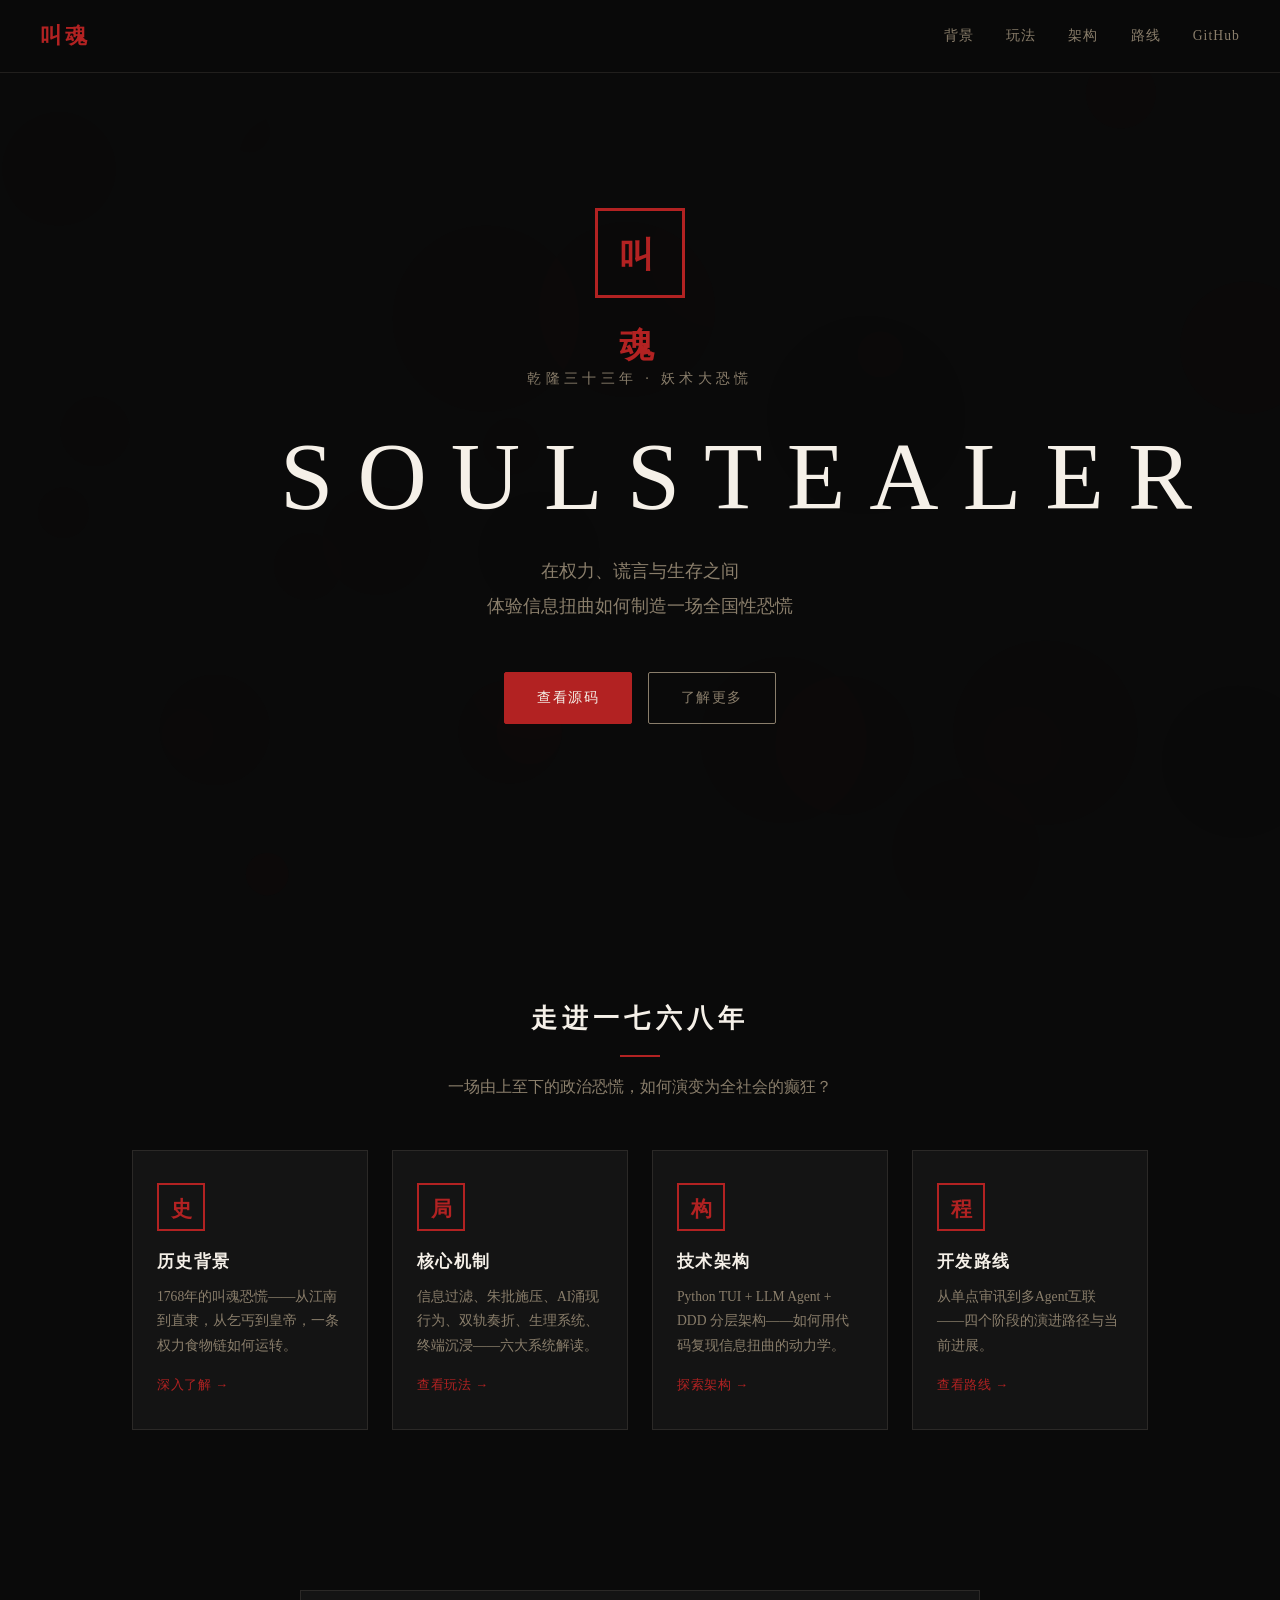
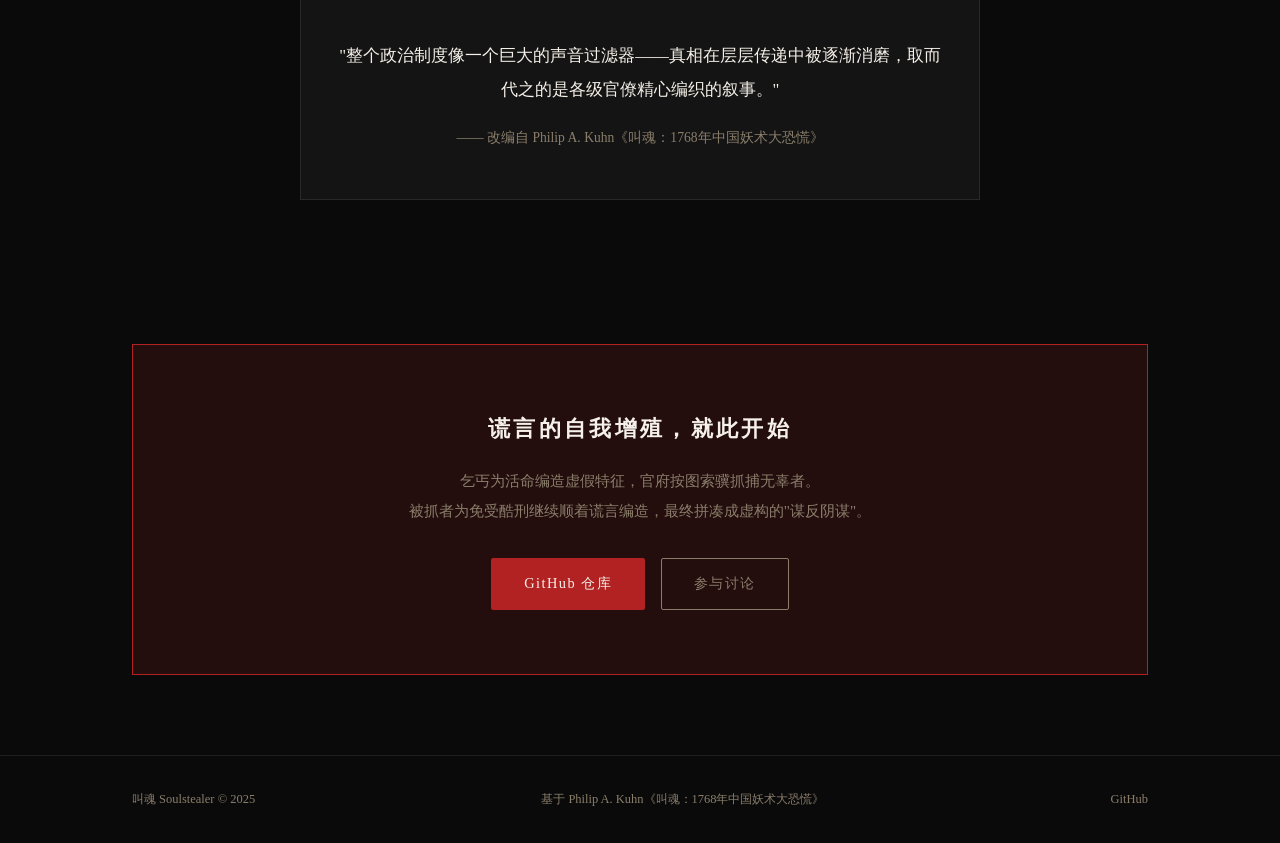
<file: site/index.html>
<!DOCTYPE html>
<html lang="zh-CN">
<head>
  <meta charset="UTF-8">
  <meta name="viewport" content="width=device-width, initial-scale=1.0">
  <title>叫魂 Soulstealer — 乾隆模拟器</title>
  <meta name="description" content="基于1768年叫魂妖术恐慌的硬核历史社会学模拟游戏。扮演乾隆帝，在政治高压与信息扭曲中揭开真相。">
  <link rel="icon" href="data:image/svg+xml,<svg xmlns='http://www.w3.org/2000/svg' viewBox='0 0 100 100'><text y='.9em' font-size='90'>📜</text></svg>">
  <link rel="stylesheet" href="style.css">
</head>
<body>
  <canvas id="ink-bg"></canvas>

  <nav id="navbar">
    <a href="index.html" class="nav-logo">叫魂</a>
    <button class="nav-toggle" aria-label="菜单">☰</button>
    <div class="nav-links">
      <a href="about.html">背景</a>
      <a href="gameplay.html">玩法</a>
      <a href="architecture.html">架构</a>
      <a href="roadmap.html">路线</a>
      <a href="https://github.com/QiuYi111/soulstealer" target="_blank" rel="noopener">GitHub</a>
    </div>
  </nav>

  <section id="hero">
    <div class="hero-inner">
      <div class="seal">叫魂</div>
      <p class="subtitle">乾隆三十三年 · 妖术大恐慌</p>
      <h1>SOULSTEALER</h1>
      <p class="tagline">在权力、谎言与生存之间<br>体验信息扭曲如何制造一场全国性恐慌</p>
      <div class="hero-actions">
        <a href="https://github.com/QiuYi111/soulstealer" target="_blank" rel="noopener" class="btn btn-primary">查看源码</a>
        <a href="about.html" class="btn btn-outline">了解更多</a>
      </div>
    </div>
  </section>

  <!-- Teaser Cards -->
  <section id="teaser">
    <div class="container">
      <h2 class="section-title">走进一七六八年</h2>
      <p class="section-lead">一场由上至下的政治恐慌，如何演变为全社会的癫狂？</p>
      <div class="teaser-grid">
        <a href="about.html" class="teaser-card reveal">
          <div class="teaser-icon">史</div>
          <h3>历史背景</h3>
          <p>1768年的叫魂恐慌——从江南到直隶，从乞丐到皇帝，一条权力食物链如何运转。</p>
          <span class="teaser-link">深入了解 →</span>
        </a>
        <a href="gameplay.html" class="teaser-card reveal">
          <div class="teaser-icon">局</div>
          <h3>核心机制</h3>
          <p>信息过滤、朱批施压、AI涌现行为、双轨奏折、生理系统、终端沉浸——六大系统解读。</p>
          <span class="teaser-link">查看玩法 →</span>
        </a>
        <a href="architecture.html" class="teaser-card reveal">
          <div class="teaser-icon">构</div>
          <h3>技术架构</h3>
          <p>Python TUI + LLM Agent + DDD 分层架构——如何用代码复现信息扭曲的动力学。</p>
          <span class="teaser-link">探索架构 →</span>
        </a>
        <a href="roadmap.html" class="teaser-card reveal">
          <div class="teaser-icon">程</div>
          <h3>开发路线</h3>
          <p>从单点审讯到多Agent互联——四个阶段的演进路径与当前进展。</p>
          <span class="teaser-link">查看路线 →</span>
        </a>
      </div>
    </div>
  </section>

  <!-- Quote -->
  <section id="quote">
    <div class="container">
      <blockquote class="reveal">
        <p>"整个政治制度像一个巨大的声音过滤器——真相在层层传递中被逐渐消磨，取而代之的是各级官僚精心编织的叙事。"</p>
        <cite>—— 改编自 Philip A. Kuhn《叫魂：1768年中国妖术大恐慌》</cite>
      </blockquote>
    </div>
  </section>

  <!-- CTA -->
  <section id="cta">
    <div class="container">
      <div class="cta-box reveal">
        <h2>谎言的自我增殖，就此开始</h2>
        <p>乞丐为活命编造虚假特征，官府按图索骥抓捕无辜者。<br>被抓者为免受酷刑继续顺着谎言编造，最终拼凑成虚构的"谋反阴谋"。</p>
        <div class="cta-actions">
          <a href="https://github.com/QiuYi111/soulstealer" target="_blank" rel="noopener" class="btn btn-primary">GitHub 仓库</a>
          <a href="https://github.com/QiuYi111/soulstealer/issues" target="_blank" rel="noopener" class="btn btn-outline">参与讨论</a>
        </div>
      </div>
    </div>
  </section>

  <footer>
    <div class="container">
      <div class="footer-inner">
        <span>叫魂 Soulstealer &copy; 2025</span>
        <span>基于 Philip A. Kuhn《叫魂：1768年中国妖术大恐慌》</span>
        <a href="https://github.com/QiuYi111/soulstealer" target="_blank" rel="noopener">GitHub</a>
      </div>
    </div>
  </footer>

  <script src="main.js"></script>
</body>
</html>
</file>
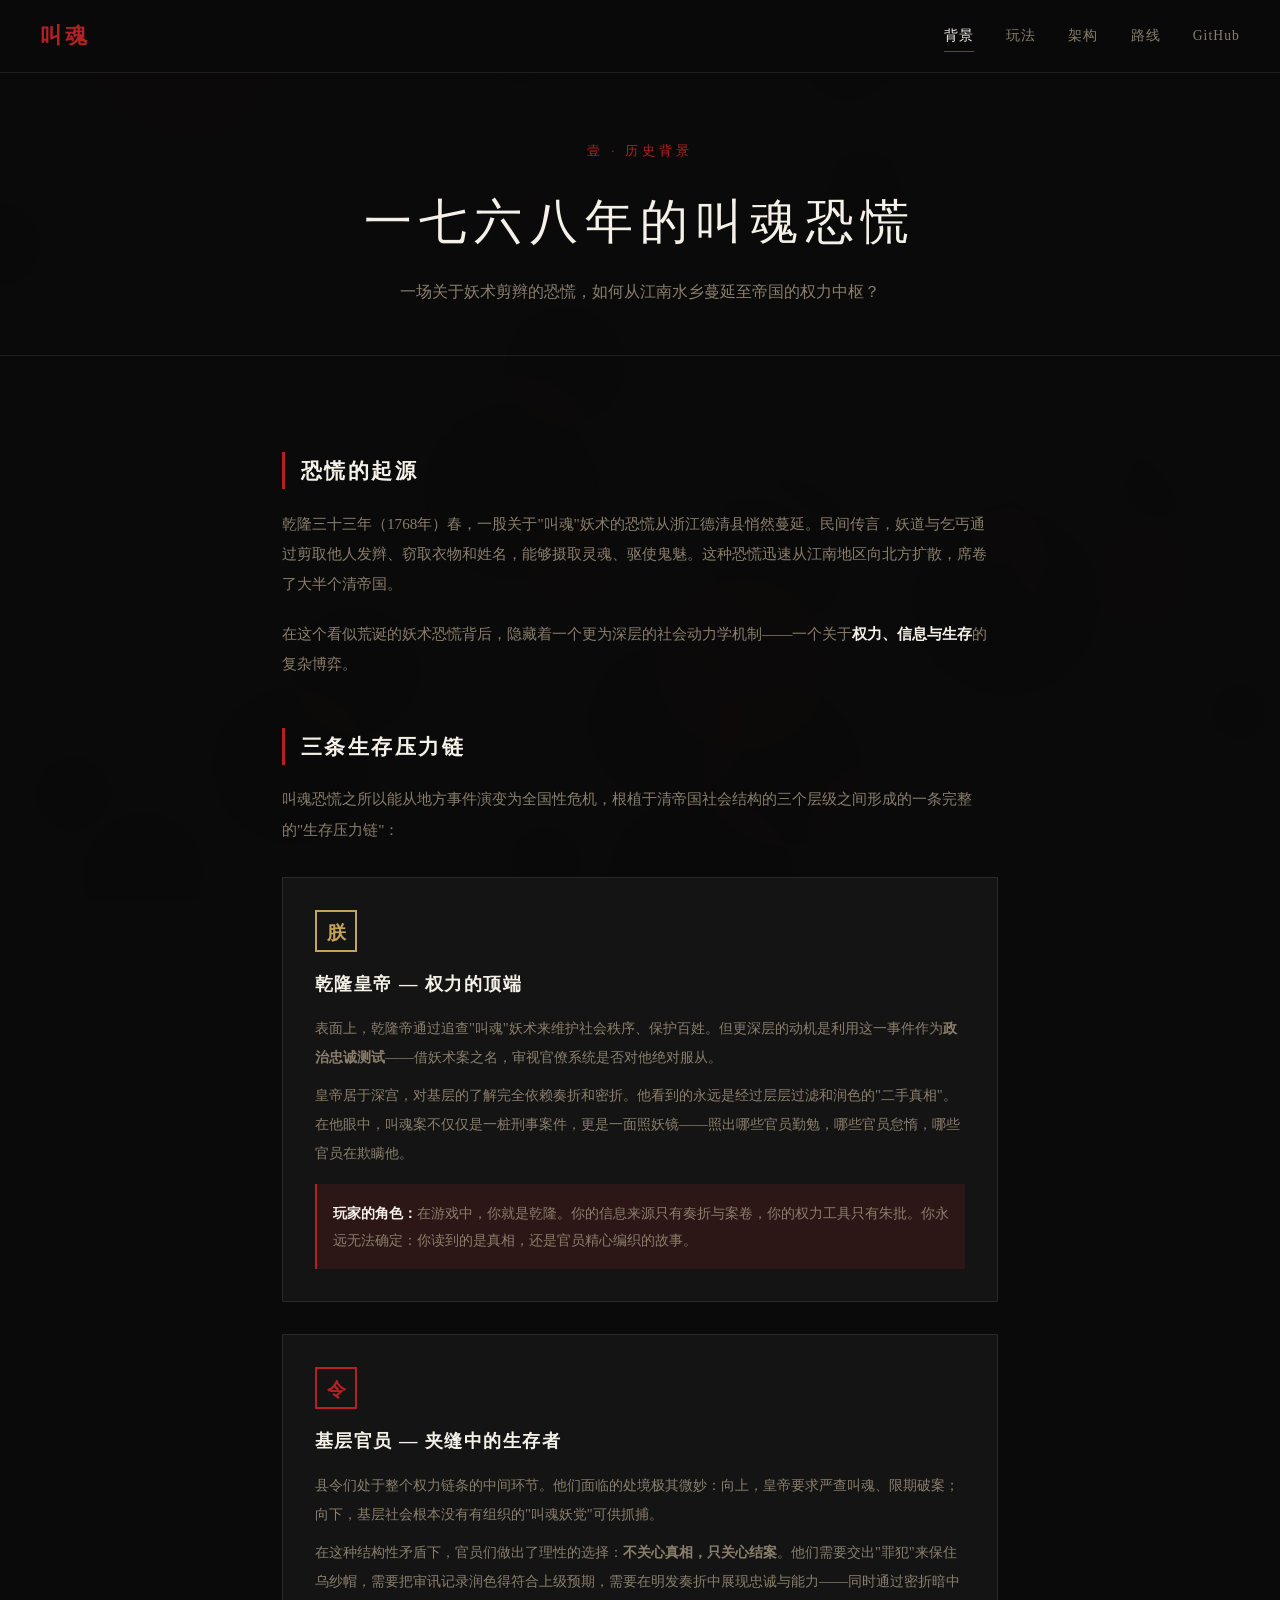
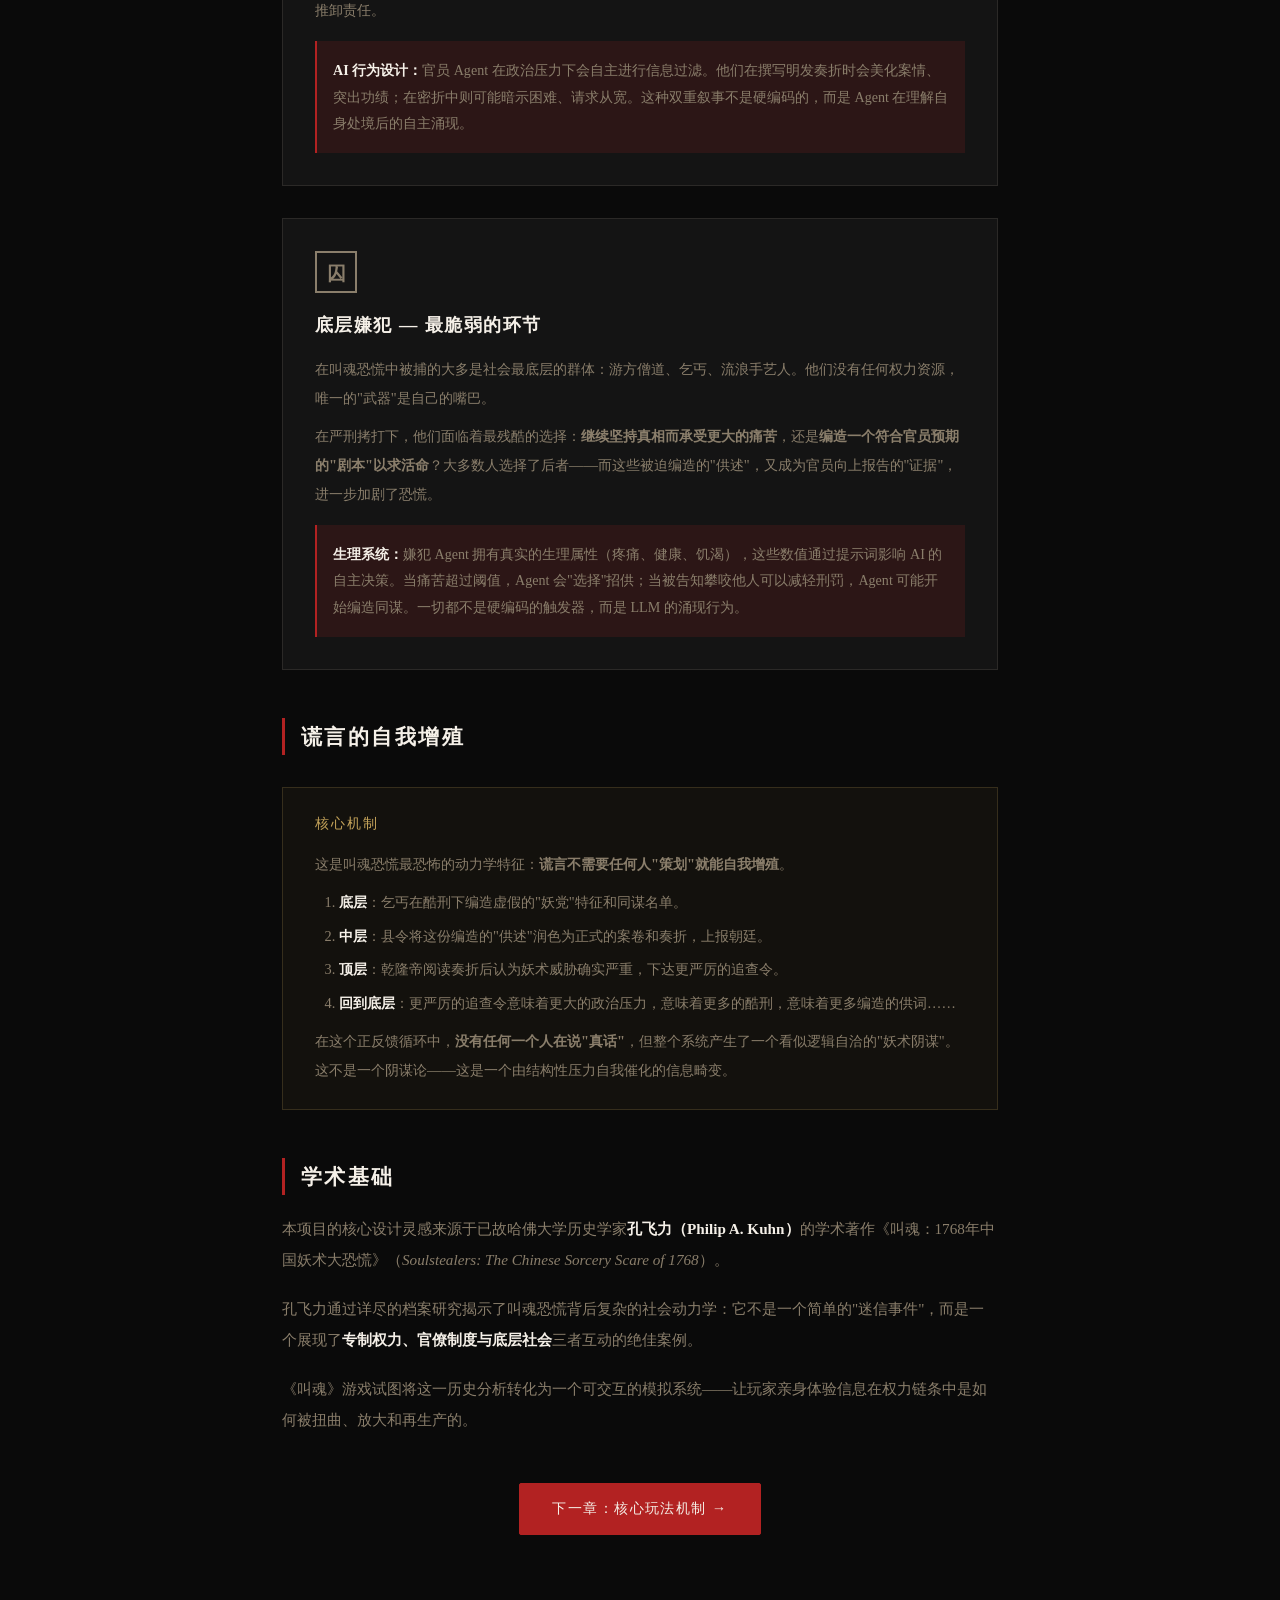
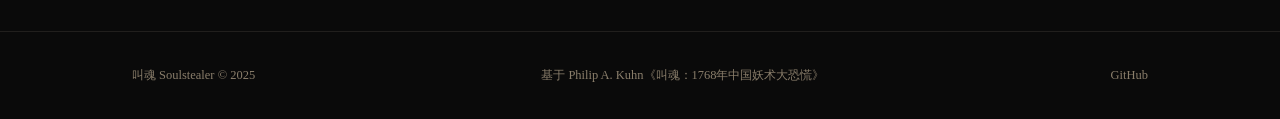
<file: site/about.html>
<!DOCTYPE html>
<html lang="zh-CN">
<head>
  <meta charset="UTF-8">
  <meta name="viewport" content="width=device-width, initial-scale=1.0">
  <title>历史背景 — 叫魂 Soulstealer</title>
  <meta name="description" content="1768年叫魂妖术大恐慌的历史背景。从江南到直隶，一场席卷大清帝国的政治恐慌如何演变为全社会的癫狂。">
  <link rel="icon" href="data:image/svg+xml,<svg xmlns='http://www.w3.org/2000/svg' viewBox='0 0 100 100'><text y='.9em' font-size='90'>📜</text></svg>">
  <link rel="stylesheet" href="style.css">
</head>
<body class="subpage">
  <canvas id="ink-bg"></canvas>

  <nav id="navbar">
    <a href="index.html" class="nav-logo">叫魂</a>
    <button class="nav-toggle" aria-label="菜单">☰</button>
    <div class="nav-links">
      <a href="about.html" class="active">背景</a>
      <a href="gameplay.html">玩法</a>
      <a href="architecture.html">架构</a>
      <a href="roadmap.html">路线</a>
      <a href="https://github.com/QiuYi111/soulstealer" target="_blank" rel="noopener">GitHub</a>
    </div>
  </nav>

  <!-- Page Header -->
  <header class="page-header">
    <div class="container">
      <p class="page-eyebrow">壹 · 历史背景</p>
      <h1 class="page-title">一七六八年的叫魂恐慌</h1>
      <p class="page-desc">一场关于妖术剪辫的恐慌，如何从江南水乡蔓延至帝国的权力中枢？</p>
    </div>
  </header>

  <!-- Historical Context -->
  <section>
    <div class="container content-flow">
      <h2 class="content-heading">恐慌的起源</h2>
      <p>
        乾隆三十三年（1768年）春，一股关于"叫魂"妖术的恐慌从浙江德清县悄然蔓延。民间传言，妖道与乞丐通过剪取他人发辫、窃取衣物和姓名，能够摄取灵魂、驱使鬼魅。这种恐慌迅速从江南地区向北方扩散，席卷了大半个清帝国。
      </p>
      <p>
        在这个看似荒诞的妖术恐慌背后，隐藏着一个更为深层的社会动力学机制——一个关于<strong>权力、信息与生存</strong>的复杂博弈。
      </p>

      <h2 class="content-heading">三条生存压力链</h2>
      <p>
        叫魂恐慌之所以能从地方事件演变为全国性危机，根植于清帝国社会结构的三个层级之间形成的一条完整的"生存压力链"：
      </p>

      <div class="role-grid reveal">
        <div class="role-card">
          <div class="role-badge role-emperor">朕</div>
          <h3>乾隆皇帝 — 权力的顶端</h3>
          <p>
            表面上，乾隆帝通过追查"叫魂"妖术来维护社会秩序、保护百姓。但更深层的动机是利用这一事件作为<strong>政治忠诚测试</strong>——借妖术案之名，审视官僚系统是否对他绝对服从。
          </p>
          <p>
            皇帝居于深宫，对基层的了解完全依赖奏折和密折。他看到的永远是经过层层过滤和润色的"二手真相"。在他眼中，叫魂案不仅仅是一桩刑事案件，更是一面照妖镜——照出哪些官员勤勉，哪些官员怠惰，哪些官员在欺瞒他。
          </p>
          <div class="role-detail">
            <strong>玩家的角色：</strong>在游戏中，你就是乾隆。你的信息来源只有奏折与案卷，你的权力工具只有朱批。你永远无法确定：你读到的是真相，还是官员精心编织的故事。
          </div>
        </div>

        <div class="role-card">
          <div class="role-badge role-official">令</div>
          <h3>基层官员 — 夹缝中的生存者</h3>
          <p>
            县令们处于整个权力链条的中间环节。他们面临的处境极其微妙：向上，皇帝要求严查叫魂、限期破案；向下，基层社会根本没有有组织的"叫魂妖党"可供抓捕。
          </p>
          <p>
            在这种结构性矛盾下，官员们做出了理性的选择：<strong>不关心真相，只关心结案</strong>。他们需要交出"罪犯"来保住乌纱帽，需要把审讯记录润色得符合上级预期，需要在明发奏折中展现忠诚与能力——同时通过密折暗中推卸责任。
          </p>
          <div class="role-detail">
            <strong>AI 行为设计：</strong>官员 Agent 在政治压力下会自主进行信息过滤。他们在撰写明发奏折时会美化案情、突出功绩；在密折中则可能暗示困难、请求从宽。这种双重叙事不是硬编码的，而是 Agent 在理解自身处境后的自主涌现。
          </div>
        </div>

        <div class="role-card">
          <div class="role-badge role-suspect">囚</div>
          <h3>底层嫌犯 — 最脆弱的环节</h3>
          <p>
            在叫魂恐慌中被捕的大多是社会最底层的群体：游方僧道、乞丐、流浪手艺人。他们没有任何权力资源，唯一的"武器"是自己的嘴巴。
          </p>
          <p>
            在严刑拷打下，他们面临着最残酷的选择：<strong>继续坚持真相而承受更大的痛苦</strong>，还是<strong>编造一个符合官员预期的"剧本"以求活命</strong>？大多数人选择了后者——而这些被迫编造的"供述"，又成为官员向上报告的"证据"，进一步加剧了恐慌。
          </p>
          <div class="role-detail">
            <strong>生理系统：</strong>嫌犯 Agent 拥有真实的生理属性（疼痛、健康、饥渴），这些数值通过提示词影响 AI 的自主决策。当痛苦超过阈值，Agent 会"选择"招供；当被告知攀咬他人可以减轻刑罚，Agent 可能开始编造同谋。一切都不是硬编码的触发器，而是 LLM 的涌现行为。
          </div>
        </div>
      </div>

      <h2 class="content-heading">谎言的自我增殖</h2>
      <div class="callout reveal">
        <div class="callout-title">核心机制</div>
        <p>
          这是叫魂恐慌最恐怖的动力学特征：<strong>谎言不需要任何人"策划"就能自我增殖</strong>。
        </p>
        <ol>
          <li><strong>底层</strong>：乞丐在酷刑下编造虚假的"妖党"特征和同谋名单。</li>
          <li><strong>中层</strong>：县令将这份编造的"供述"润色为正式的案卷和奏折，上报朝廷。</li>
          <li><strong>顶层</strong>：乾隆帝阅读奏折后认为妖术威胁确实严重，下达更严厉的追查令。</li>
          <li><strong>回到底层</strong>：更严厉的追查令意味着更大的政治压力，意味着更多的酷刑，意味着更多编造的供词……</li>
        </ol>
        <p>
          在这个正反馈循环中，<strong>没有任何一个人在说"真话"</strong>，但整个系统产生了一个看似逻辑自洽的"妖术阴谋"。这不是一个阴谋论——这是一个由结构性压力自我催化的信息畸变。
        </p>
      </div>

      <h2 class="content-heading">学术基础</h2>
      <p>
        本项目的核心设计灵感来源于已故哈佛大学历史学家<strong>孔飞力（Philip A. Kuhn）</strong>的学术著作《叫魂：1768年中国妖术大恐慌》（<em>Soulstealers: The Chinese Sorcery Scare of 1768</em>）。
      </p>
      <p>
        孔飞力通过详尽的档案研究揭示了叫魂恐慌背后复杂的社会动力学：它不是一个简单的"迷信事件"，而是一个展现了<strong>专制权力、官僚制度与底层社会</strong>三者互动的绝佳案例。
      </p>
      <p>
        《叫魂》游戏试图将这一历史分析转化为一个可交互的模拟系统——让玩家亲身体验信息在权力链条中是如何被扭曲、放大和再生产的。
      </p>

      <div class="nav-bottom">
        <a href="gameplay.html" class="btn btn-primary">下一章：核心玩法机制 →</a>
      </div>
    </div>
  </section>

  <footer>
    <div class="container">
      <div class="footer-inner">
        <span>叫魂 Soulstealer &copy; 2025</span>
        <span>基于 Philip A. Kuhn《叫魂：1768年中国妖术大恐慌》</span>
        <a href="https://github.com/QiuYi111/soulstealer" target="_blank" rel="noopener">GitHub</a>
      </div>
    </div>
  </footer>

  <script src="main.js"></script>
</body>
</html>
</file>
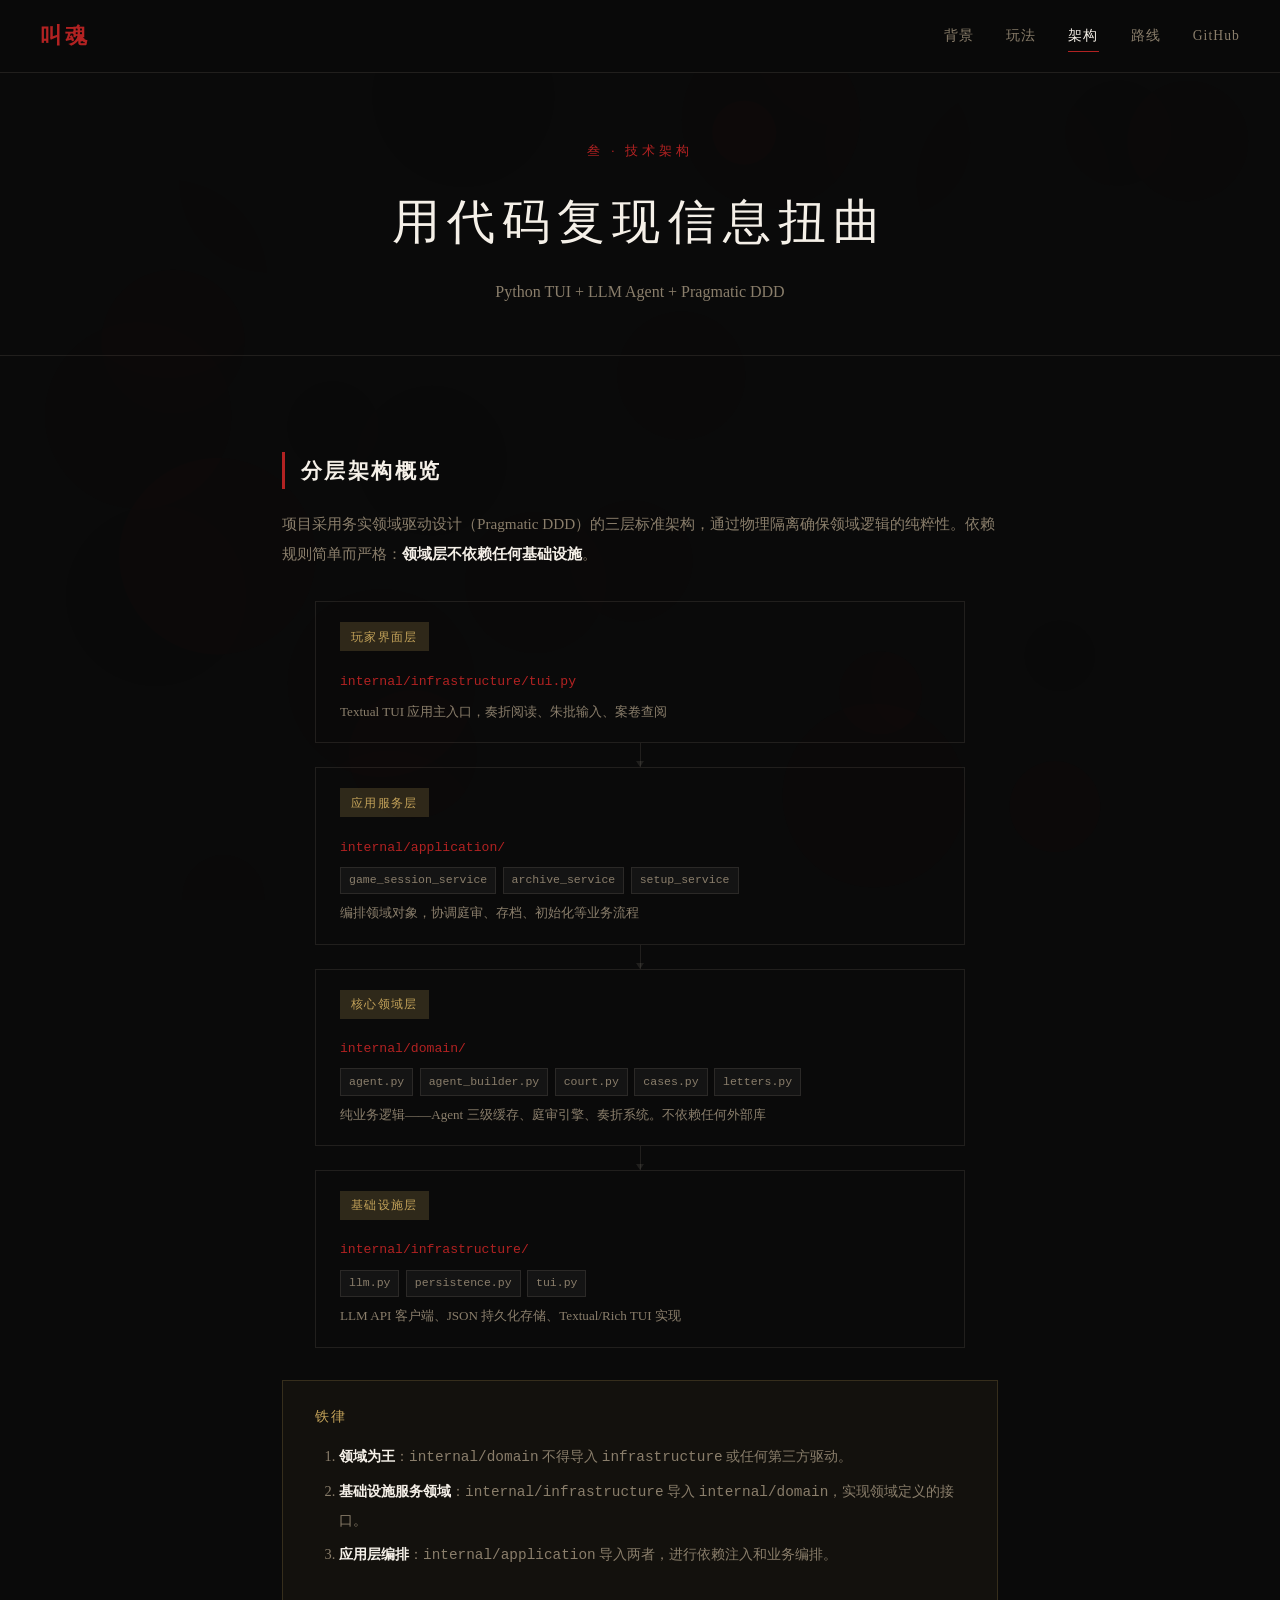
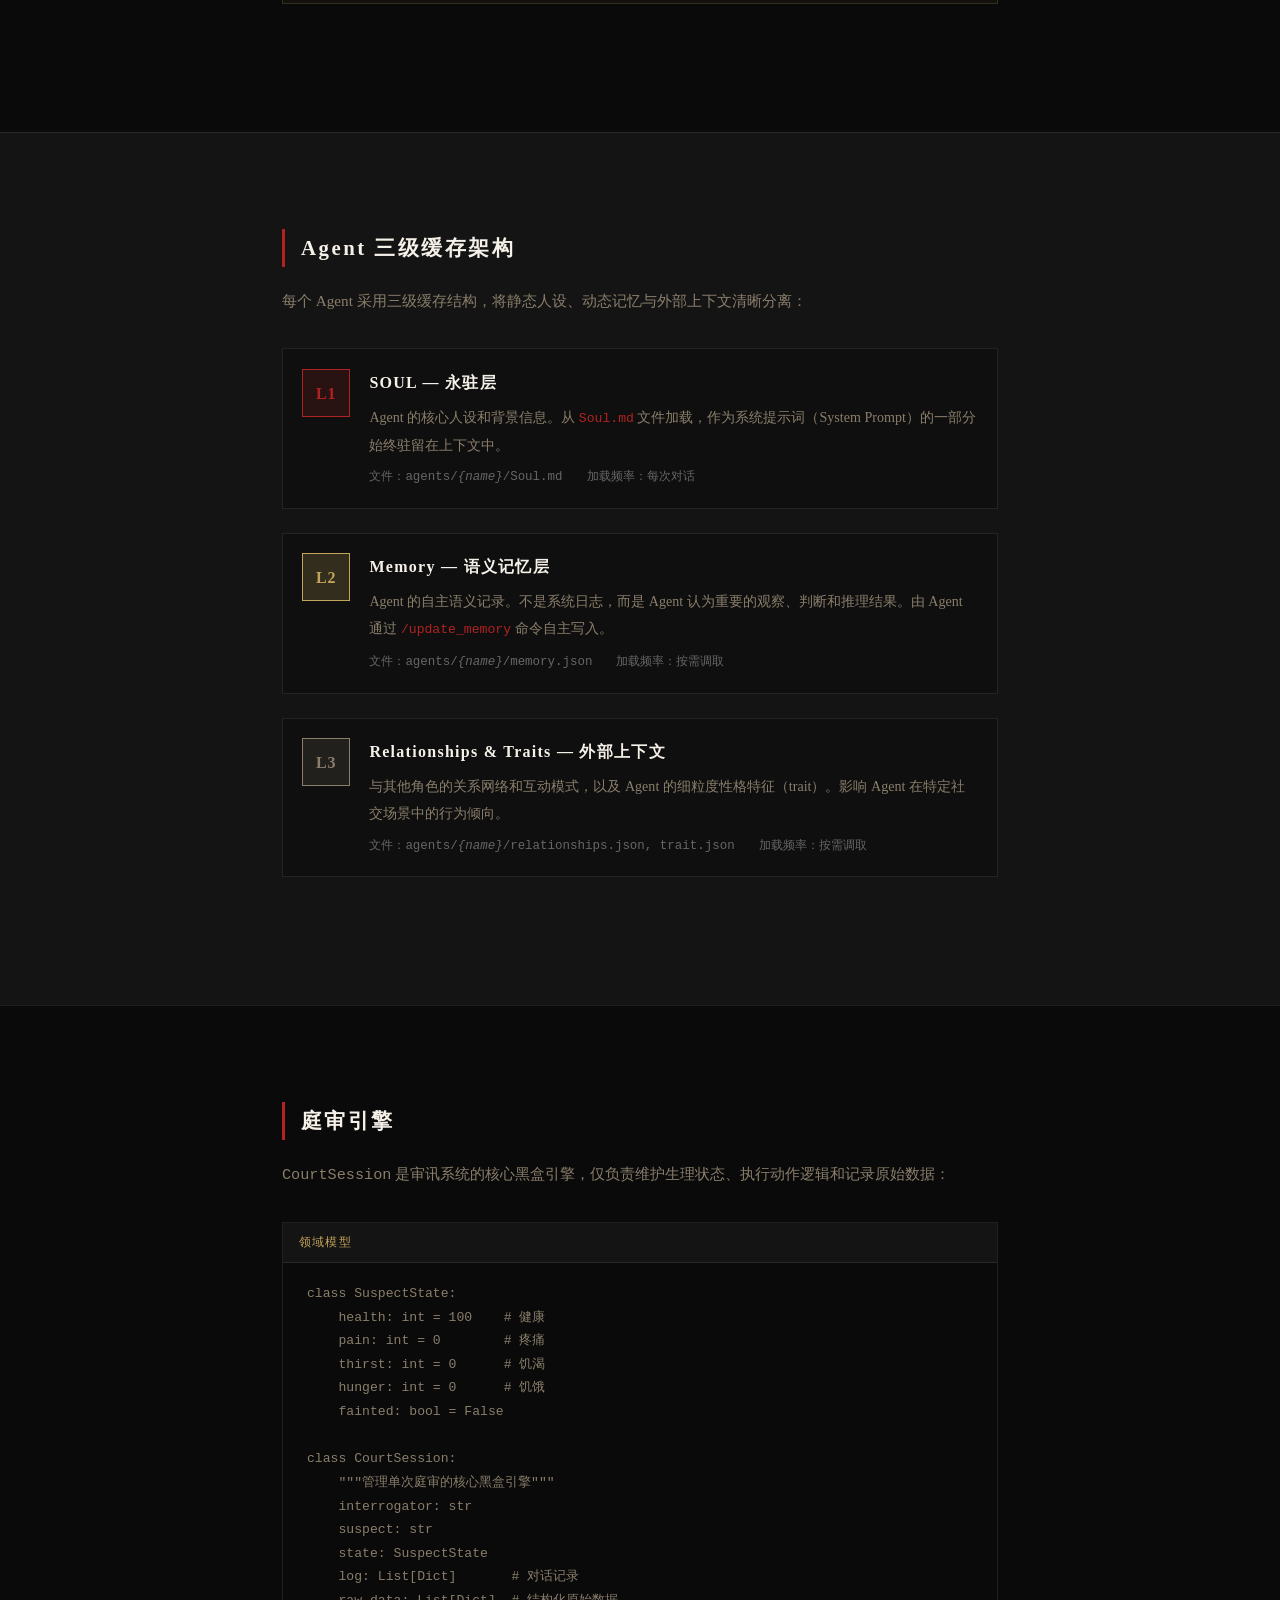
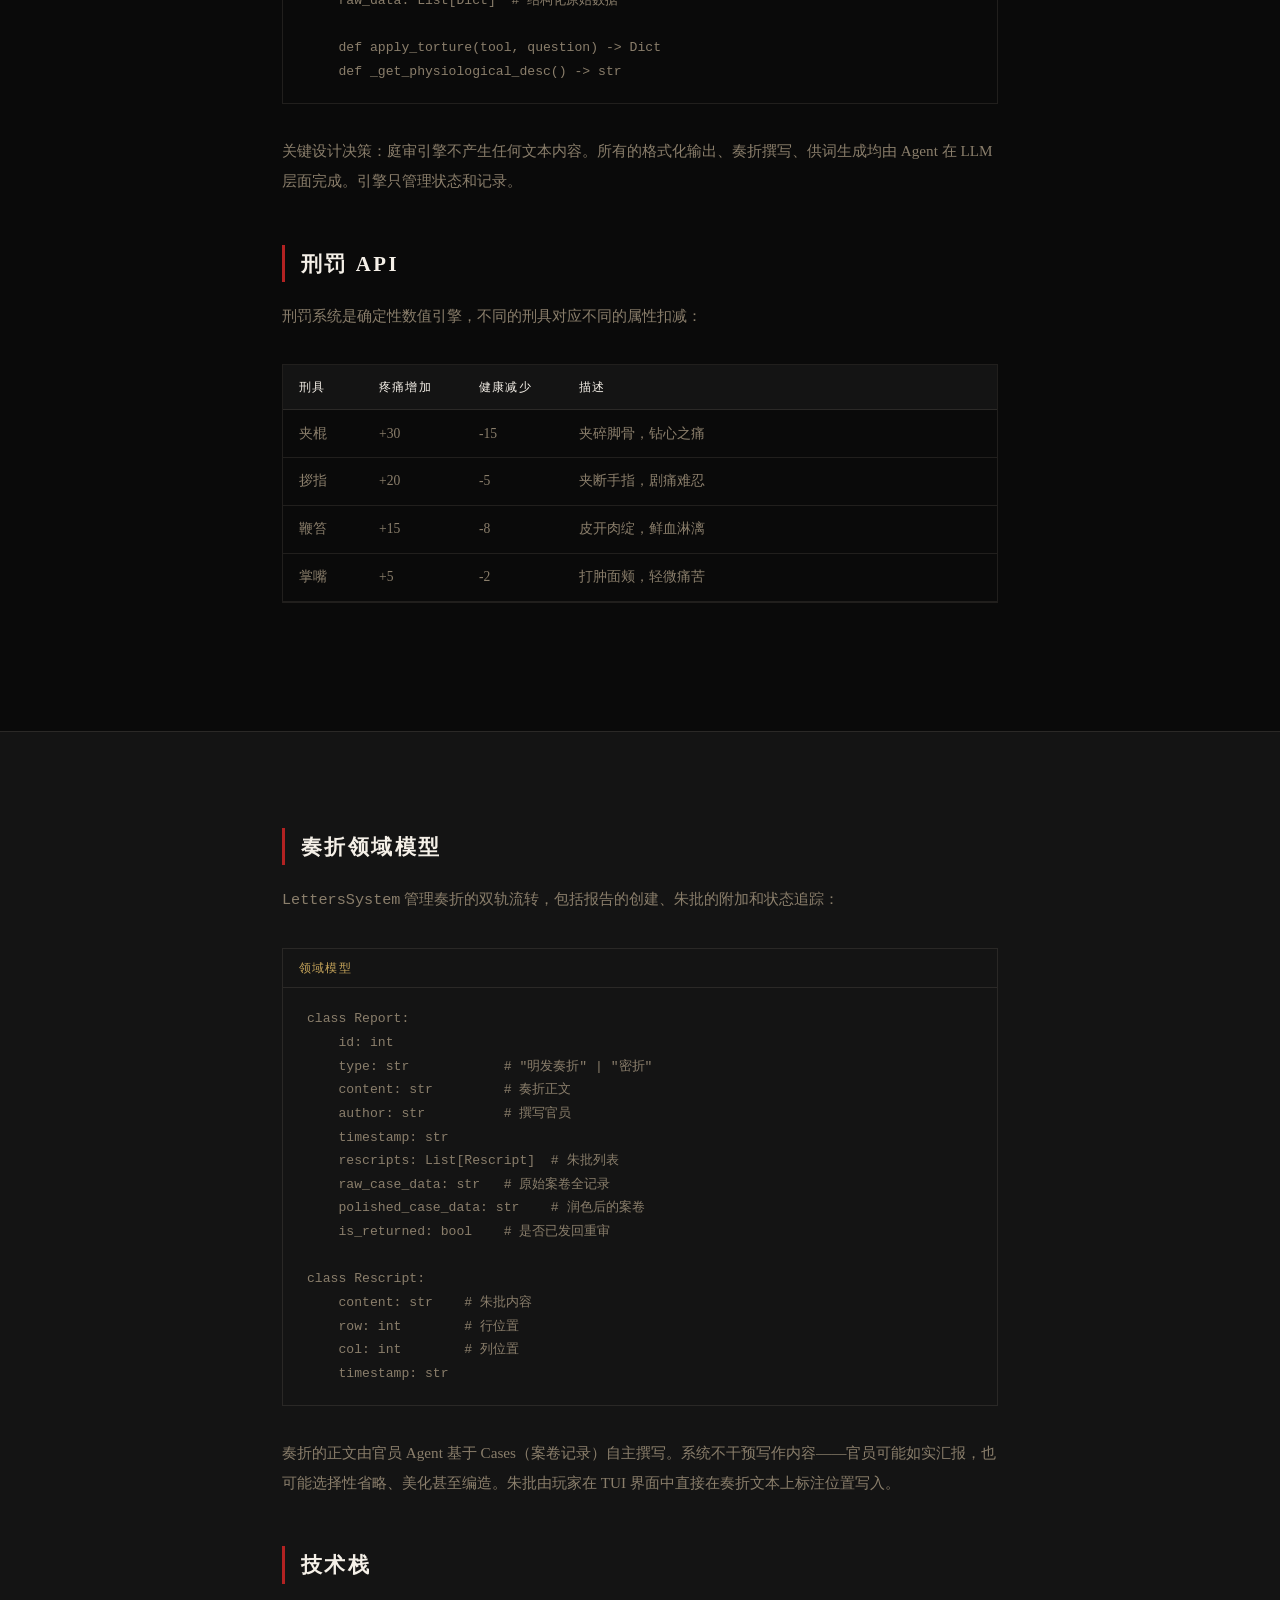
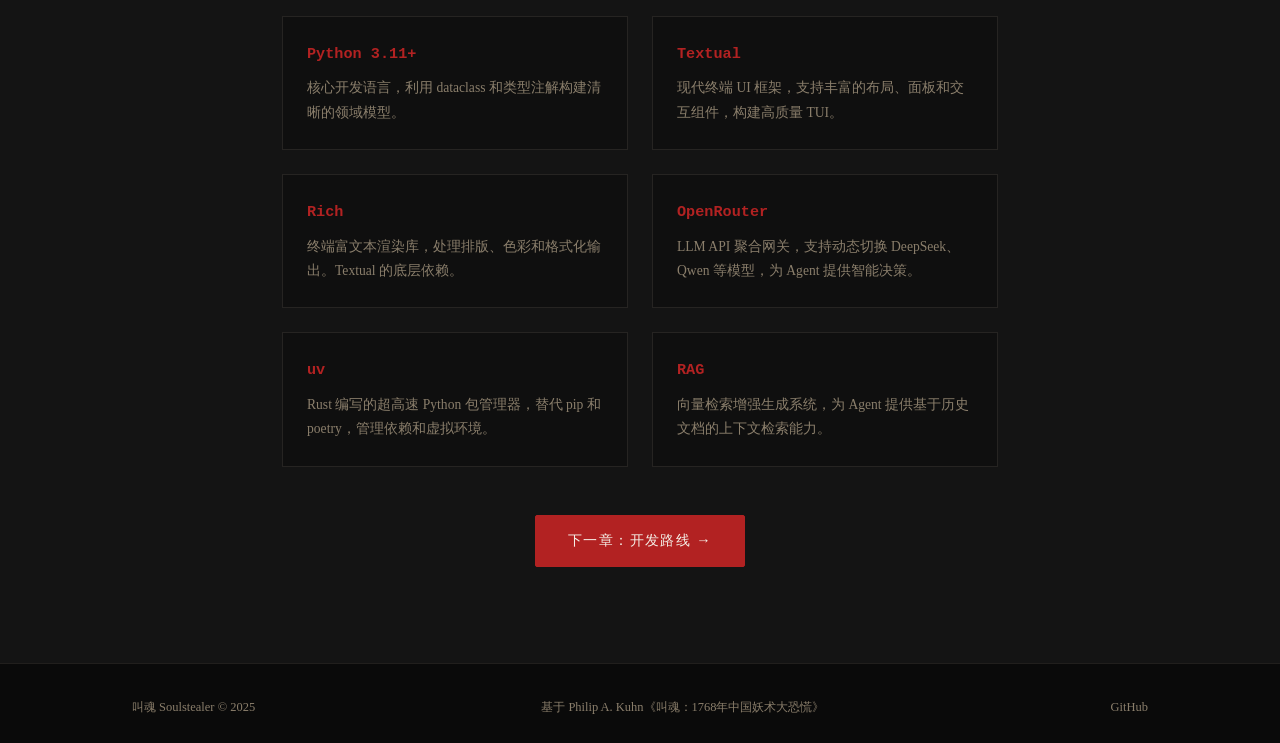
<file: site/architecture.html>
<!DOCTYPE html>
<html lang="zh-CN">
<head>
  <meta charset="UTF-8">
  <meta name="viewport" content="width=device-width, initial-scale=1.0">
  <title>技术架构 — 叫魂 Soulstealer</title>
  <meta name="description" content="叫魂项目的技术架构：Python TUI + LLM Agent + DDD 分层设计。Textual/Rich终端界面，OpenRouter/DeepSeek API驱动。">
  <link rel="icon" href="data:image/svg+xml,<svg xmlns='http://www.w3.org/2000/svg' viewBox='0 0 100 100'><text y='.9em' font-size='90'>📜</text></svg>">
  <link rel="stylesheet" href="style.css">
</head>
<body class="subpage">
  <canvas id="ink-bg"></canvas>

  <nav id="navbar">
    <a href="index.html" class="nav-logo">叫魂</a>
    <button class="nav-toggle" aria-label="菜单">☰</button>
    <div class="nav-links">
      <a href="about.html">背景</a>
      <a href="gameplay.html">玩法</a>
      <a href="architecture.html" class="active">架构</a>
      <a href="roadmap.html">路线</a>
      <a href="https://github.com/QiuYi111/soulstealer" target="_blank" rel="noopener">GitHub</a>
    </div>
  </nav>

  <header class="page-header">
    <div class="container">
      <p class="page-eyebrow">叁 · 技术架构</p>
      <h1 class="page-title">用代码复现信息扭曲</h1>
      <p class="page-desc">Python TUI + LLM Agent + Pragmatic DDD</p>
    </div>
  </header>

  <!-- Architecture Overview -->
  <section>
    <div class="container content-flow">
      <h2 class="content-heading">分层架构概览</h2>
      <p>
        项目采用务实领域驱动设计（Pragmatic DDD）的三层标准架构，通过物理隔离确保领域逻辑的纯粹性。依赖规则简单而严格：<strong>领域层不依赖任何基础设施</strong>。
      </p>

      <div class="arch-diagram-vertical reveal">
        <div class="arch-block arch-block-player">
          <div class="arch-block-label">玩家界面层</div>
          <div class="arch-block-content">
            <div class="arch-file"><code>internal/infrastructure/tui.py</code></div>
            <span class="arch-desc">Textual TUI 应用主入口，奏折阅读、朱批输入、案卷查阅</span>
          </div>
        </div>
        <div class="arch-connector"></div>
        <div class="arch-block arch-block-app">
          <div class="arch-block-label">应用服务层</div>
          <div class="arch-block-content">
            <div class="arch-file"><code>internal/application/</code></div>
            <div class="arch-modules">
              <span class="arch-mod">game_session_service</span>
              <span class="arch-mod">archive_service</span>
              <span class="arch-mod">setup_service</span>
            </div>
            <span class="arch-desc">编排领域对象，协调庭审、存档、初始化等业务流程</span>
          </div>
        </div>
        <div class="arch-connector"></div>
        <div class="arch-block arch-block-domain">
          <div class="arch-block-label">核心领域层</div>
          <div class="arch-block-content">
            <div class="arch-file"><code>internal/domain/</code></div>
            <div class="arch-modules">
              <span class="arch-mod">agent.py</span>
              <span class="arch-mod">agent_builder.py</span>
              <span class="arch-mod">court.py</span>
              <span class="arch-mod">cases.py</span>
              <span class="arch-mod">letters.py</span>
            </div>
            <span class="arch-desc">纯业务逻辑——Agent 三级缓存、庭审引擎、奏折系统。不依赖任何外部库</span>
          </div>
        </div>
        <div class="arch-connector"></div>
        <div class="arch-block arch-block-infra">
          <div class="arch-block-label">基础设施层</div>
          <div class="arch-block-content">
            <div class="arch-file"><code>internal/infrastructure/</code></div>
            <div class="arch-modules">
              <span class="arch-mod">llm.py</span>
              <span class="arch-mod">persistence.py</span>
              <span class="arch-mod">tui.py</span>
            </div>
            <span class="arch-desc">LLM API 客户端、JSON 持久化存储、Textual/Rich TUI 实现</span>
          </div>
        </div>
      </div>

      <div class="callout reveal">
        <div class="callout-title">铁律</div>
        <ol>
          <li><strong>领域为王</strong>：<code>internal/domain</code> 不得导入 <code>infrastructure</code> 或任何第三方驱动。</li>
          <li><strong>基础设施服务领域</strong>：<code>internal/infrastructure</code> 导入 <code>internal/domain</code>，实现领域定义的接口。</li>
          <li><strong>应用层编排</strong>：<code>internal/application</code> 导入两者，进行依赖注入和业务编排。</li>
        </ol>
      </div>
    </div>
  </section>

  <!-- Agent System -->
  <section class="mechanic-section mechanic-alt">
    <div class="container content-flow">
      <h2 class="content-heading">Agent 三级缓存架构</h2>
      <p>
        每个 Agent 采用三级缓存结构，将静态人设、动态记忆与外部上下文清晰分离：
      </p>

      <div class="cache-layers reveal">
        <div class="cache-layer">
          <div class="cache-badge cache-l1">L1</div>
          <div class="cache-body">
            <h3>SOUL — 永驻层</h3>
            <p>Agent 的核心人设和背景信息。从 <code>Soul.md</code> 文件加载，作为系统提示词（System Prompt）的一部分始终驻留在上下文中。</p>
            <div class="cache-detail">
              <span class="cache-file">文件：agents/<em>{name}</em>/Soul.md</span>
              <span class="cache-freq">加载频率：每次对话</span>
            </div>
          </div>
        </div>
        <div class="cache-layer">
          <div class="cache-badge cache-l2">L2</div>
          <div class="cache-body">
            <h3>Memory — 语义记忆层</h3>
            <p>Agent 的自主语义记录。不是系统日志，而是 Agent 认为重要的观察、判断和推理结果。由 Agent 通过 <code>/update_memory</code> 命令自主写入。</p>
            <div class="cache-detail">
              <span class="cache-file">文件：agents/<em>{name}</em>/memory.json</span>
              <span class="cache-freq">加载频率：按需调取</span>
            </div>
          </div>
        </div>
        <div class="cache-layer">
          <div class="cache-badge cache-l3">L3</div>
          <div class="cache-body">
            <h3>Relationships & Traits — 外部上下文</h3>
            <p>与其他角色的关系网络和互动模式，以及 Agent 的细粒度性格特征（trait）。影响 Agent 在特定社交场景中的行为倾向。</p>
            <div class="cache-detail">
              <span class="cache-file">文件：agents/<em>{name}</em>/relationships.json, trait.json</span>
              <span class="cache-freq">加载频率：按需调取</span>
            </div>
          </div>
        </div>
      </div>
    </div>
  </section>

  <!-- Court Engine -->
  <section class="mechanic-section">
    <div class="container content-flow">
      <h2 class="content-heading">庭审引擎</h2>
      <p>
        <code>CourtSession</code> 是审讯系统的核心黑盒引擎，仅负责维护生理状态、执行动作逻辑和记录原始数据：
      </p>

      <div class="code-showcase reveal">
        <div class="code-label">领域模型</div>
        <pre class="code-block"><code>class SuspectState:
    health: int = 100    # 健康
    pain: int = 0        # 疼痛
    thirst: int = 0      # 饥渴
    hunger: int = 0      # 饥饿
    fainted: bool = False

class CourtSession:
    """管理单次庭审的核心黑盒引擎"""
    interrogator: str
    suspect: str
    state: SuspectState
    log: List[Dict]       # 对话记录
    raw_data: List[Dict]  # 结构化原始数据

    def apply_torture(tool, question) -> Dict
    def _get_physiological_desc() -> str</code></pre>
      </div>

      <p>
        关键设计决策：庭审引擎不产生任何文本内容。所有的格式化输出、奏折撰写、供词生成均由 Agent 在 LLM 层面完成。引擎只管理状态和记录。
      </p>

      <h2 class="content-heading">刑罚 API</h2>
      <p>
        刑罚系统是确定性数值引擎，不同的刑具对应不同的属性扣减：
      </p>

      <div class="torture-table reveal">
        <div class="torture-row torture-header">
          <span>刑具</span>
          <span>疼痛增加</span>
          <span>健康减少</span>
          <span>描述</span>
        </div>
        <div class="torture-row">
          <span>夹棍</span>
          <span>+30</span>
          <span>-15</span>
          <span>夹碎脚骨，钻心之痛</span>
        </div>
        <div class="torture-row">
          <span>拶指</span>
          <span>+20</span>
          <span>-5</span>
          <span>夹断手指，剧痛难忍</span>
        </div>
        <div class="torture-row">
          <span>鞭笞</span>
          <span>+15</span>
          <span>-8</span>
          <span>皮开肉绽，鲜血淋漓</span>
        </div>
        <div class="torture-row">
          <span>掌嘴</span>
          <span>+5</span>
          <span>-2</span>
          <span>打肿面颊，轻微痛苦</span>
        </div>
      </div>
    </div>
  </section>

  <!-- Letters Domain -->
  <section class="mechanic-section mechanic-alt">
    <div class="container content-flow">
      <h2 class="content-heading">奏折领域模型</h2>
      <p>
        <code>LettersSystem</code> 管理奏折的双轨流转，包括报告的创建、朱批的附加和状态追踪：
      </p>

      <div class="code-showcase reveal">
        <div class="code-label">领域模型</div>
        <pre class="code-block"><code>class Report:
    id: int
    type: str            # "明发奏折" | "密折"
    content: str         # 奏折正文
    author: str          # 撰写官员
    timestamp: str
    rescripts: List[Rescript]  # 朱批列表
    raw_case_data: str   # 原始案卷全记录
    polished_case_data: str    # 润色后的案卷
    is_returned: bool    # 是否已发回重审

class Rescript:
    content: str    # 朱批内容
    row: int        # 行位置
    col: int        # 列位置
    timestamp: str</code></pre>
      </div>

      <p>
        奏折的正文由官员 Agent 基于 Cases（案卷记录）自主撰写。系统不干预写作内容——官员可能如实汇报，也可能选择性省略、美化甚至编造。朱批由玩家在 TUI 界面中直接在奏折文本上标注位置写入。
      </p>

      <h2 class="content-heading">技术栈</h2>

      <div class="tech-grid reveal">
        <div class="tech-card">
          <h3>Python 3.11+</h3>
          <p>核心开发语言，利用 dataclass 和类型注解构建清晰的领域模型。</p>
        </div>
        <div class="tech-card">
          <h3>Textual</h3>
          <p>现代终端 UI 框架，支持丰富的布局、面板和交互组件，构建高质量 TUI。</p>
        </div>
        <div class="tech-card">
          <h3>Rich</h3>
          <p>终端富文本渲染库，处理排版、色彩和格式化输出。Textual 的底层依赖。</p>
        </div>
        <div class="tech-card">
          <h3>OpenRouter</h3>
          <p>LLM API 聚合网关，支持动态切换 DeepSeek、Qwen 等模型，为 Agent 提供智能决策。</p>
        </div>
        <div class="tech-card">
          <h3>uv</h3>
          <p>Rust 编写的超高速 Python 包管理器，替代 pip 和 poetry，管理依赖和虚拟环境。</p>
        </div>
        <div class="tech-card">
          <h3>RAG</h3>
          <p>向量检索增强生成系统，为 Agent 提供基于历史文档的上下文检索能力。</p>
        </div>
      </div>

      <div class="nav-bottom">
        <a href="roadmap.html" class="btn btn-primary">下一章：开发路线 →</a>
      </div>
    </div>
  </section>

  <footer>
    <div class="container">
      <div class="footer-inner">
        <span>叫魂 Soulstealer &copy; 2025</span>
        <span>基于 Philip A. Kuhn《叫魂：1768年中国妖术大恐慌》</span>
        <a href="https://github.com/QiuYi111/soulstealer" target="_blank" rel="noopener">GitHub</a>
      </div>
    </div>
  </footer>

  <script src="main.js"></script>
</body>
</html>
</file>
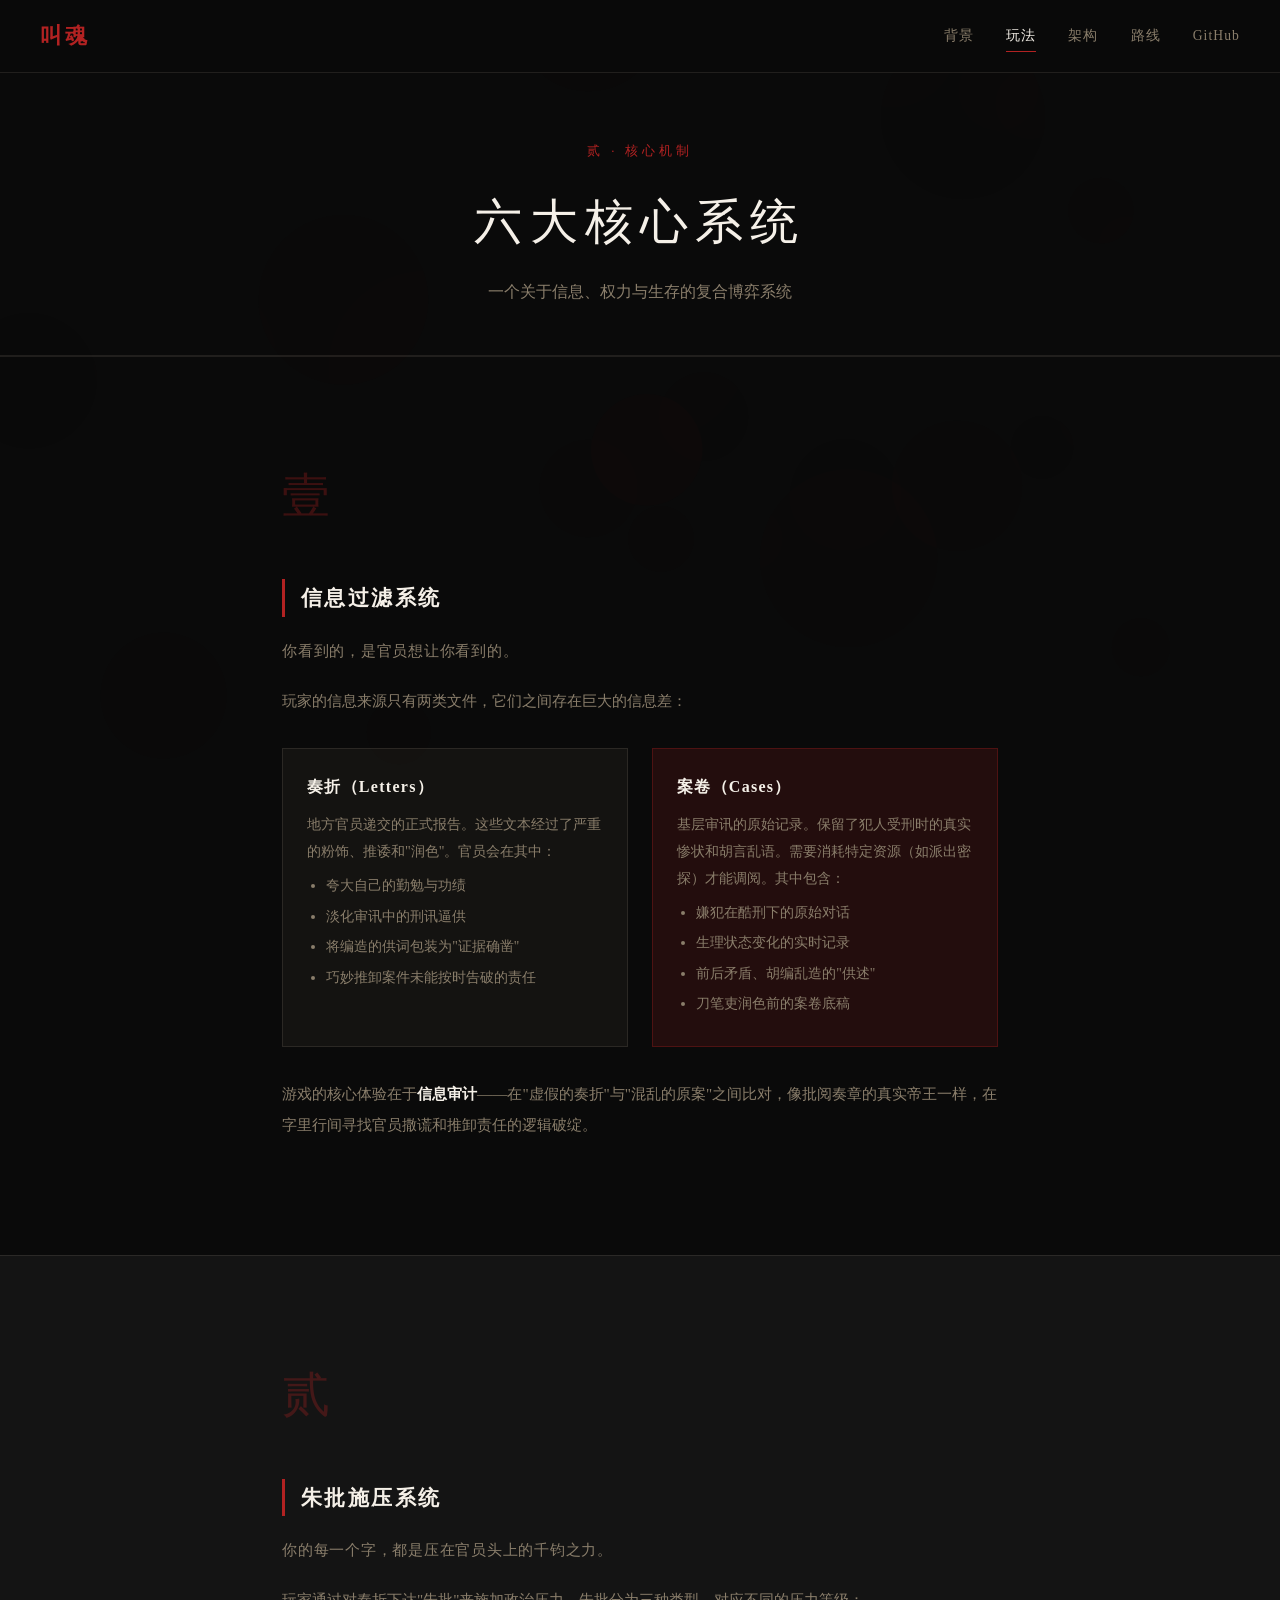
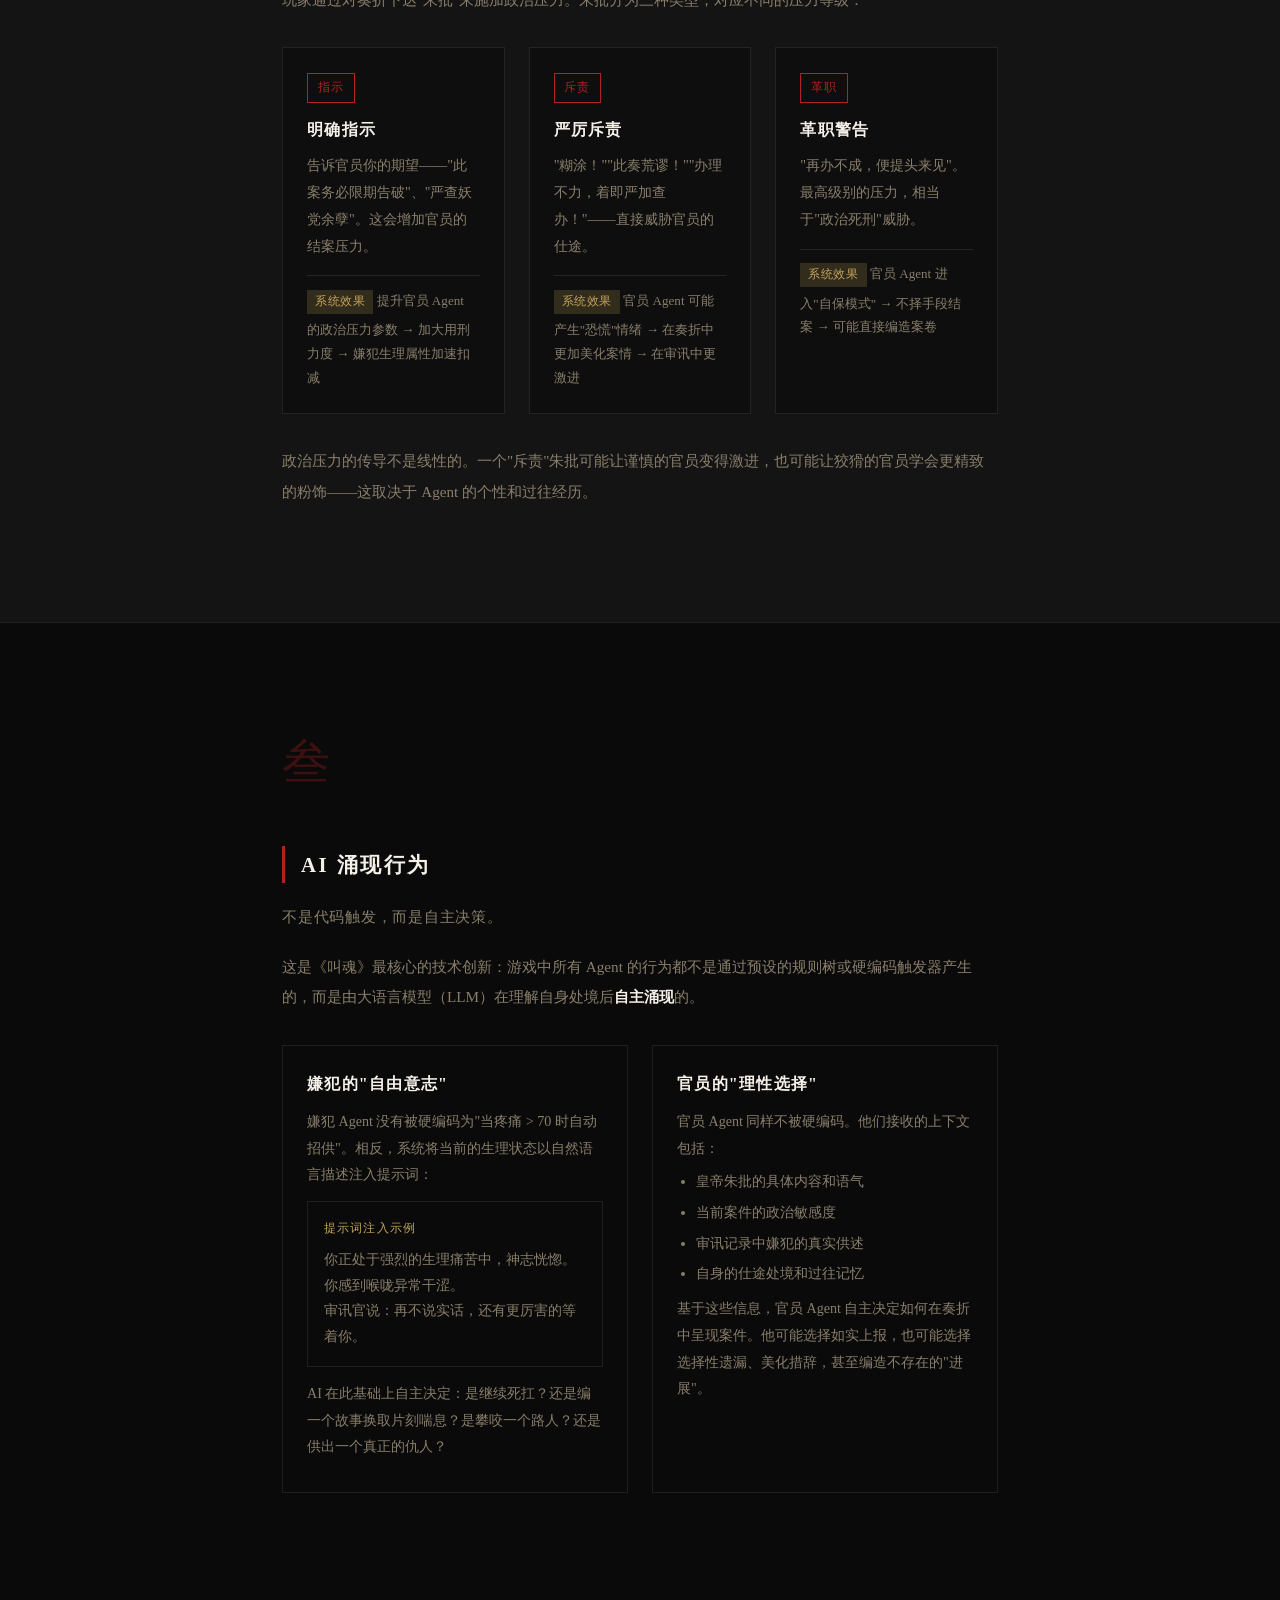
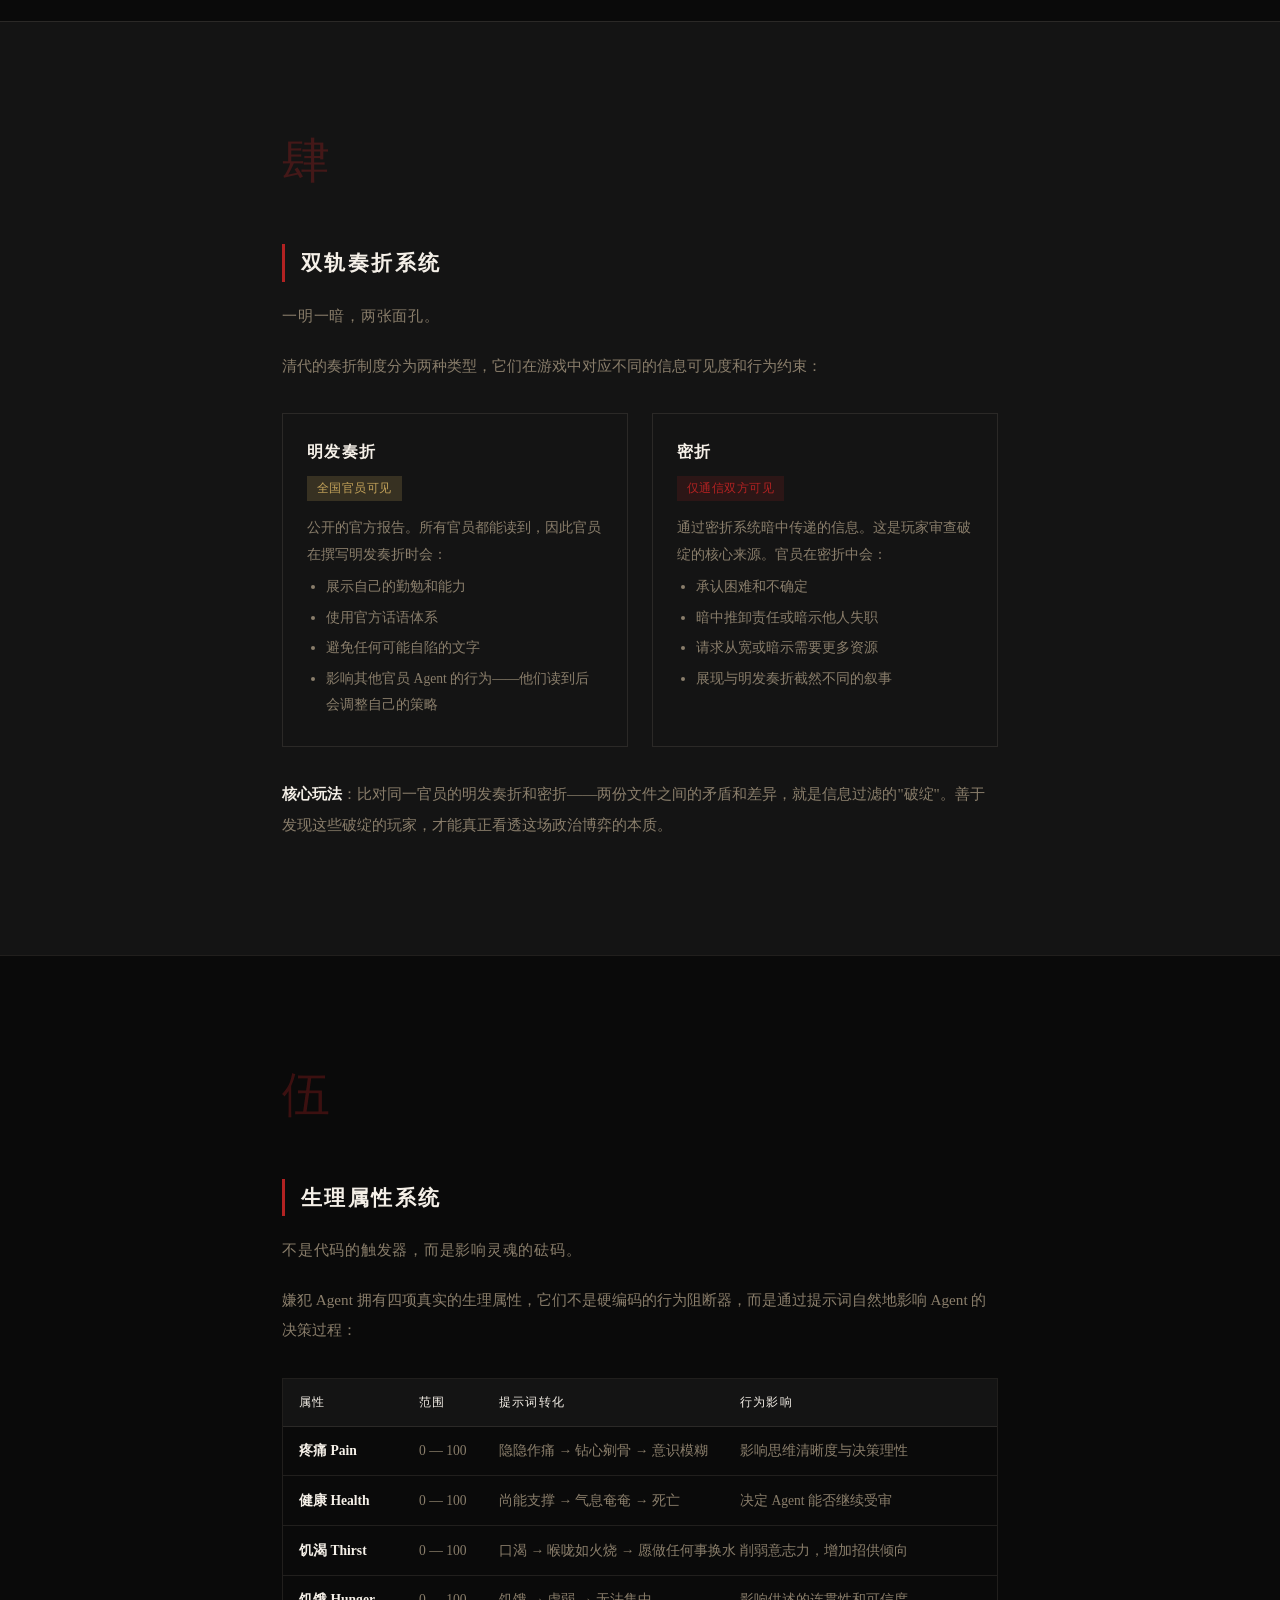
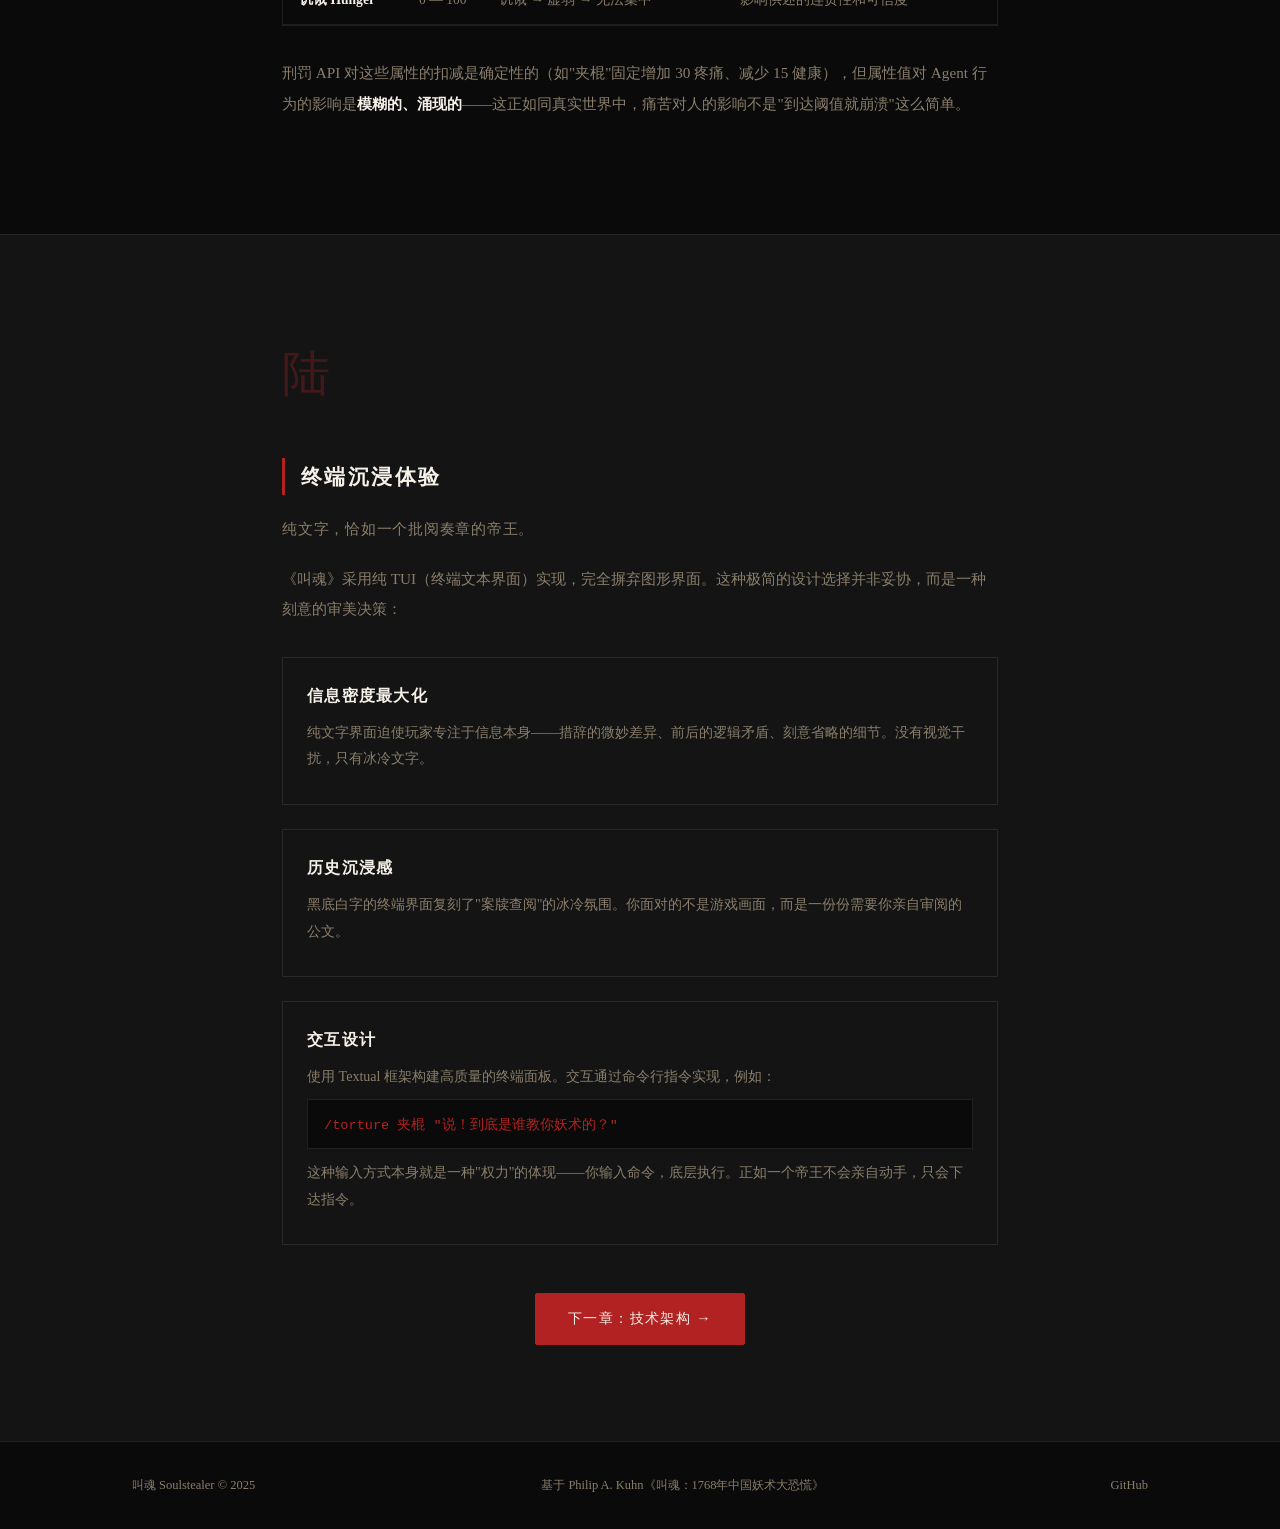
<file: site/gameplay.html>
<!DOCTYPE html>
<html lang="zh-CN">
<head>
  <meta charset="UTF-8">
  <meta name="viewport" content="width=device-width, initial-scale=1.0">
  <title>核心玩法 — 叫魂 Soulstealer</title>
  <meta name="description" content="叫魂游戏的核心玩法机制：信息过滤、朱批施压、AI涌现行为、双轨奏折、生理系统、终端沉浸。">
  <link rel="icon" href="data:image/svg+xml,<svg xmlns='http://www.w3.org/2000/svg' viewBox='0 0 100 100'><text y='.9em' font-size='90'>📜</text></svg>">
  <link rel="stylesheet" href="style.css">
</head>
<body class="subpage">
  <canvas id="ink-bg"></canvas>

  <nav id="navbar">
    <a href="index.html" class="nav-logo">叫魂</a>
    <button class="nav-toggle" aria-label="菜单">☰</button>
    <div class="nav-links">
      <a href="about.html">背景</a>
      <a href="gameplay.html" class="active">玩法</a>
      <a href="architecture.html">架构</a>
      <a href="roadmap.html">路线</a>
      <a href="https://github.com/QiuYi111/soulstealer" target="_blank" rel="noopener">GitHub</a>
    </div>
  </nav>

  <header class="page-header">
    <div class="container">
      <p class="page-eyebrow">贰 · 核心机制</p>
      <h1 class="page-title">六大核心系统</h1>
      <p class="page-desc">一个关于信息、权力与生存的复合博弈系统</p>
    </div>
  </header>

  <!-- System 1: Information Filter -->
  <section class="mechanic-section">
    <div class="container content-flow">
      <div class="mechanic-number">壹</div>
      <h2 class="content-heading">信息过滤系统</h2>
      <p class="mechanic-lead">你看到的，是官员想让你看到的。</p>

      <p>
        玩家的信息来源只有两类文件，它们之间存在巨大的信息差：
      </p>

      <div class="dual-panel reveal">
        <div class="panel panel-faded">
          <h3>奏折（Letters）</h3>
          <p>
            地方官员递交的正式报告。这些文本经过了严重的粉饰、推诿和"润色"。官员会在其中：
          </p>
          <ul>
            <li>夸大自己的勤勉与功绩</li>
            <li>淡化审讯中的刑讯逼供</li>
            <li>将编造的供词包装为"证据确凿"</li>
            <li>巧妙推卸案件未能按时告破的责任</li>
          </ul>
        </div>
        <div class="panel panel-raw">
          <h3>案卷（Cases）</h3>
          <p>
            基层审讯的原始记录。保留了犯人受刑时的真实惨状和胡言乱语。需要消耗特定资源（如派出密探）才能调阅。其中包含：
          </p>
          <ul>
            <li>嫌犯在酷刑下的原始对话</li>
            <li>生理状态变化的实时记录</li>
            <li>前后矛盾、胡编乱造的"供述"</li>
            <li>刀笔吏润色前的案卷底稿</li>
          </ul>
        </div>
      </div>

      <p>
        游戏的核心体验在于<strong>信息审计</strong>——在"虚假的奏折"与"混乱的原案"之间比对，像批阅奏章的真实帝王一样，在字里行间寻找官员撒谎和推卸责任的逻辑破绽。
      </p>
    </div>
  </section>

  <!-- System 2: Rescript -->
  <section class="mechanic-section mechanic-alt">
    <div class="container content-flow">
      <div class="mechanic-number">贰</div>
      <h2 class="content-heading">朱批施压系统</h2>
      <p class="mechanic-lead">你的每一个字，都是压在官员头上的千钧之力。</p>

      <p>
        玩家通过对奏折下达"朱批"来施加政治压力。朱批分为三种类型，对应不同的压力等级：
      </p>

      <div class="rescript-grid reveal">
        <div class="rescript-card">
          <div class="rescript-type">指示</div>
          <h3>明确指示</h3>
          <p>告诉官员你的期望——"此案务必限期告破"、"严查妖党余孽"。这会增加官员的结案压力。</p>
          <div class="rescript-effect">
            <span class="effect-label">系统效果</span>
            <span>提升官员 Agent 的政治压力参数 → 加大用刑力度 → 嫌犯生理属性加速扣减</span>
          </div>
        </div>
        <div class="rescript-card">
          <div class="rescript-type">斥责</div>
          <h3>严厉斥责</h3>
          <p>"糊涂！""此奏荒谬！""办理不力，着即严加查办！"——直接威胁官员的仕途。</p>
          <div class="rescript-effect">
            <span class="effect-label">系统效果</span>
            <span>官员 Agent 可能产生"恐慌"情绪 → 在奏折中更加美化案情 → 在审讯中更激进</span>
          </div>
        </div>
        <div class="rescript-card">
          <div class="rescript-type">革职</div>
          <h3>革职警告</h3>
          <p>"再办不成，便提头来见"。最高级别的压力，相当于"政治死刑"威胁。</p>
          <div class="rescript-effect">
            <span class="effect-label">系统效果</span>
            <span>官员 Agent 进入"自保模式" → 不择手段结案 → 可能直接编造案卷</span>
          </div>
        </div>
      </div>

      <p>
        政治压力的传导不是线性的。一个"斥责"朱批可能让谨慎的官员变得激进，也可能让狡猾的官员学会更精致的粉饰——这取决于 Agent 的个性和过往经历。
      </p>
    </div>
  </section>

  <!-- System 3: AI Emergence -->
  <section class="mechanic-section">
    <div class="container content-flow">
      <div class="mechanic-number">叁</div>
      <h2 class="content-heading">AI 涌现行为</h2>
      <p class="mechanic-lead">不是代码触发，而是自主决策。</p>

      <p>
        这是《叫魂》最核心的技术创新：游戏中所有 Agent 的行为都不是通过预设的规则树或硬编码触发器产生的，而是由大语言模型（LLM）在理解自身处境后<strong>自主涌现</strong>的。
      </p>

      <div class="emergence-grid reveal">
        <div class="emergence-card">
          <h3>嫌犯的"自由意志"</h3>
          <p>
            嫌犯 Agent 没有被硬编码为"当疼痛 > 70 时自动招供"。相反，系统将当前的生理状态以自然语言描述注入提示词：
          </p>
          <div class="prompt-example">
            <div class="prompt-label">提示词注入示例</div>
            <pre>你正处于强烈的生理痛苦中，神志恍惚。
你感到喉咙异常干涩。
审讯官说：再不说实话，还有更厉害的等着你。</pre>
          </div>
          <p>
            AI 在此基础上自主决定：是继续死扛？还是编一个故事换取片刻喘息？是攀咬一个路人？还是供出一个真正的仇人？
          </p>
        </div>
        <div class="emergence-card">
          <h3>官员的"理性选择"</h3>
          <p>
            官员 Agent 同样不被硬编码。他们接收的上下文包括：
          </p>
          <ul>
            <li>皇帝朱批的具体内容和语气</li>
            <li>当前案件的政治敏感度</li>
            <li>审讯记录中嫌犯的真实供述</li>
            <li>自身的仕途处境和过往记忆</li>
          </ul>
          <p>
            基于这些信息，官员 Agent 自主决定如何在奏折中呈现案件。他可能选择如实上报，也可能选择选择性遗漏、美化措辞，甚至编造不存在的"进展"。
          </p>
        </div>
      </div>
    </div>
  </section>

  <!-- System 4: Dual-Track Letters -->
  <section class="mechanic-section mechanic-alt">
    <div class="container content-flow">
      <div class="mechanic-number">肆</div>
      <h2 class="content-heading">双轨奏折系统</h2>
      <p class="mechanic-lead">一明一暗，两张面孔。</p>

      <p>
        清代的奏折制度分为两种类型，它们在游戏中对应不同的信息可见度和行为约束：
      </p>

      <div class="dual-track reveal">
        <div class="track-item">
          <h3>明发奏折</h3>
          <div class="track-badge">全国官员可见</div>
          <p>
            公开的官方报告。所有官员都能读到，因此官员在撰写明发奏折时会：
          </p>
          <ul>
            <li>展示自己的勤勉和能力</li>
            <li>使用官方话语体系</li>
            <li>避免任何可能自陷的文字</li>
            <li>影响其他官员 Agent 的行为——他们读到后会调整自己的策略</li>
          </ul>
        </div>
        <div class="track-item">
          <h3>密折</h3>
          <div class="track-badge track-secret">仅通信双方可见</div>
          <p>
            通过密折系统暗中传递的信息。这是玩家审查破绽的核心来源。官员在密折中会：
          </p>
          <ul>
            <li>承认困难和不确定</li>
            <li>暗中推卸责任或暗示他人失职</li>
            <li>请求从宽或暗示需要更多资源</li>
            <li>展现与明发奏折截然不同的叙事</li>
          </ul>
        </div>
      </div>

      <p>
        <strong>核心玩法</strong>：比对同一官员的明发奏折和密折——两份文件之间的矛盾和差异，就是信息过滤的"破绽"。善于发现这些破绽的玩家，才能真正看透这场政治博弈的本质。
      </p>
    </div>
  </section>

  <!-- System 5: Physiology -->
  <section class="mechanic-section">
    <div class="container content-flow">
      <div class="mechanic-number">伍</div>
      <h2 class="content-heading">生理属性系统</h2>
      <p class="mechanic-lead">不是代码的触发器，而是影响灵魂的砝码。</p>

      <p>
        嫌犯 Agent 拥有四项真实的生理属性，它们不是硬编码的行为阻断器，而是通过提示词自然地影响 Agent 的决策过程：
      </p>

      <div class="physio-table reveal">
        <div class="physio-row physio-header">
          <span>属性</span>
          <span>范围</span>
          <span>提示词转化</span>
          <span>行为影响</span>
        </div>
        <div class="physio-row">
          <span class="physio-name">疼痛 Pain</span>
          <span>0 — 100</span>
          <span>隐隐作痛 → 钻心剜骨 → 意识模糊</span>
          <span>影响思维清晰度与决策理性</span>
        </div>
        <div class="physio-row">
          <span class="physio-name">健康 Health</span>
          <span>0 — 100</span>
          <span>尚能支撑 → 气息奄奄 → 死亡</span>
          <span>决定 Agent 能否继续受审</span>
        </div>
        <div class="physio-row">
          <span class="physio-name">饥渴 Thirst</span>
          <span>0 — 100</span>
          <span>口渴 → 喉咙如火烧 → 愿做任何事换水</span>
          <span>削弱意志力，增加招供倾向</span>
        </div>
        <div class="physio-row">
          <span class="physio-name">饥饿 Hunger</span>
          <span>0 — 100</span>
          <span>饥饿 → 虚弱 → 无法集中</span>
          <span>影响供述的连贯性和可信度</span>
        </div>
      </div>

      <p>
        刑罚 API 对这些属性的扣减是确定性的（如"夹棍"固定增加 30 疼痛、减少 15 健康），但属性值对 Agent 行为的影响是<strong>模糊的、涌现的</strong>——这正如同真实世界中，痛苦对人的影响不是"到达阈值就崩溃"这么简单。
      </p>
    </div>
  </section>

  <!-- System 6: TUI -->
  <section class="mechanic-section mechanic-alt">
    <div class="container content-flow">
      <div class="mechanic-number">陆</div>
      <h2 class="content-heading">终端沉浸体验</h2>
      <p class="mechanic-lead">纯文字，恰如一个批阅奏章的帝王。</p>

      <p>
        《叫魂》采用纯 TUI（终端文本界面）实现，完全摒弃图形界面。这种极简的设计选择并非妥协，而是一种刻意的审美决策：
      </p>

      <div class="tui-features reveal">
        <div class="tui-feature">
          <h3>信息密度最大化</h3>
          <p>纯文字界面迫使玩家专注于信息本身——措辞的微妙差异、前后的逻辑矛盾、刻意省略的细节。没有视觉干扰，只有冰冷文字。</p>
        </div>
        <div class="tui-feature">
          <h3>历史沉浸感</h3>
          <p>黑底白字的终端界面复刻了"案牍查阅"的冰冷氛围。你面对的不是游戏画面，而是一份份需要你亲自审阅的公文。</p>
        </div>
        <div class="tui-feature">
          <h3>交互设计</h3>
          <p>
            使用 Textual 框架构建高质量的终端面板。交互通过命令行指令实现，例如：
          </p>
          <div class="cmd-example">
            <code>/torture 夹棍 "说！到底是谁教你妖术的？"</code>
          </div>
          <p>
            这种输入方式本身就是一种"权力"的体现——你输入命令，底层执行。正如一个帝王不会亲自动手，只会下达指令。
          </p>
        </div>
      </div>

      <div class="nav-bottom">
        <a href="architecture.html" class="btn btn-primary">下一章：技术架构 →</a>
      </div>
    </div>
  </section>

  <footer>
    <div class="container">
      <div class="footer-inner">
        <span>叫魂 Soulstealer &copy; 2025</span>
        <span>基于 Philip A. Kuhn《叫魂：1768年中国妖术大恐慌》</span>
        <a href="https://github.com/QiuYi111/soulstealer" target="_blank" rel="noopener">GitHub</a>
      </div>
    </div>
  </footer>

  <script src="main.js"></script>
</body>
</html>
</file>
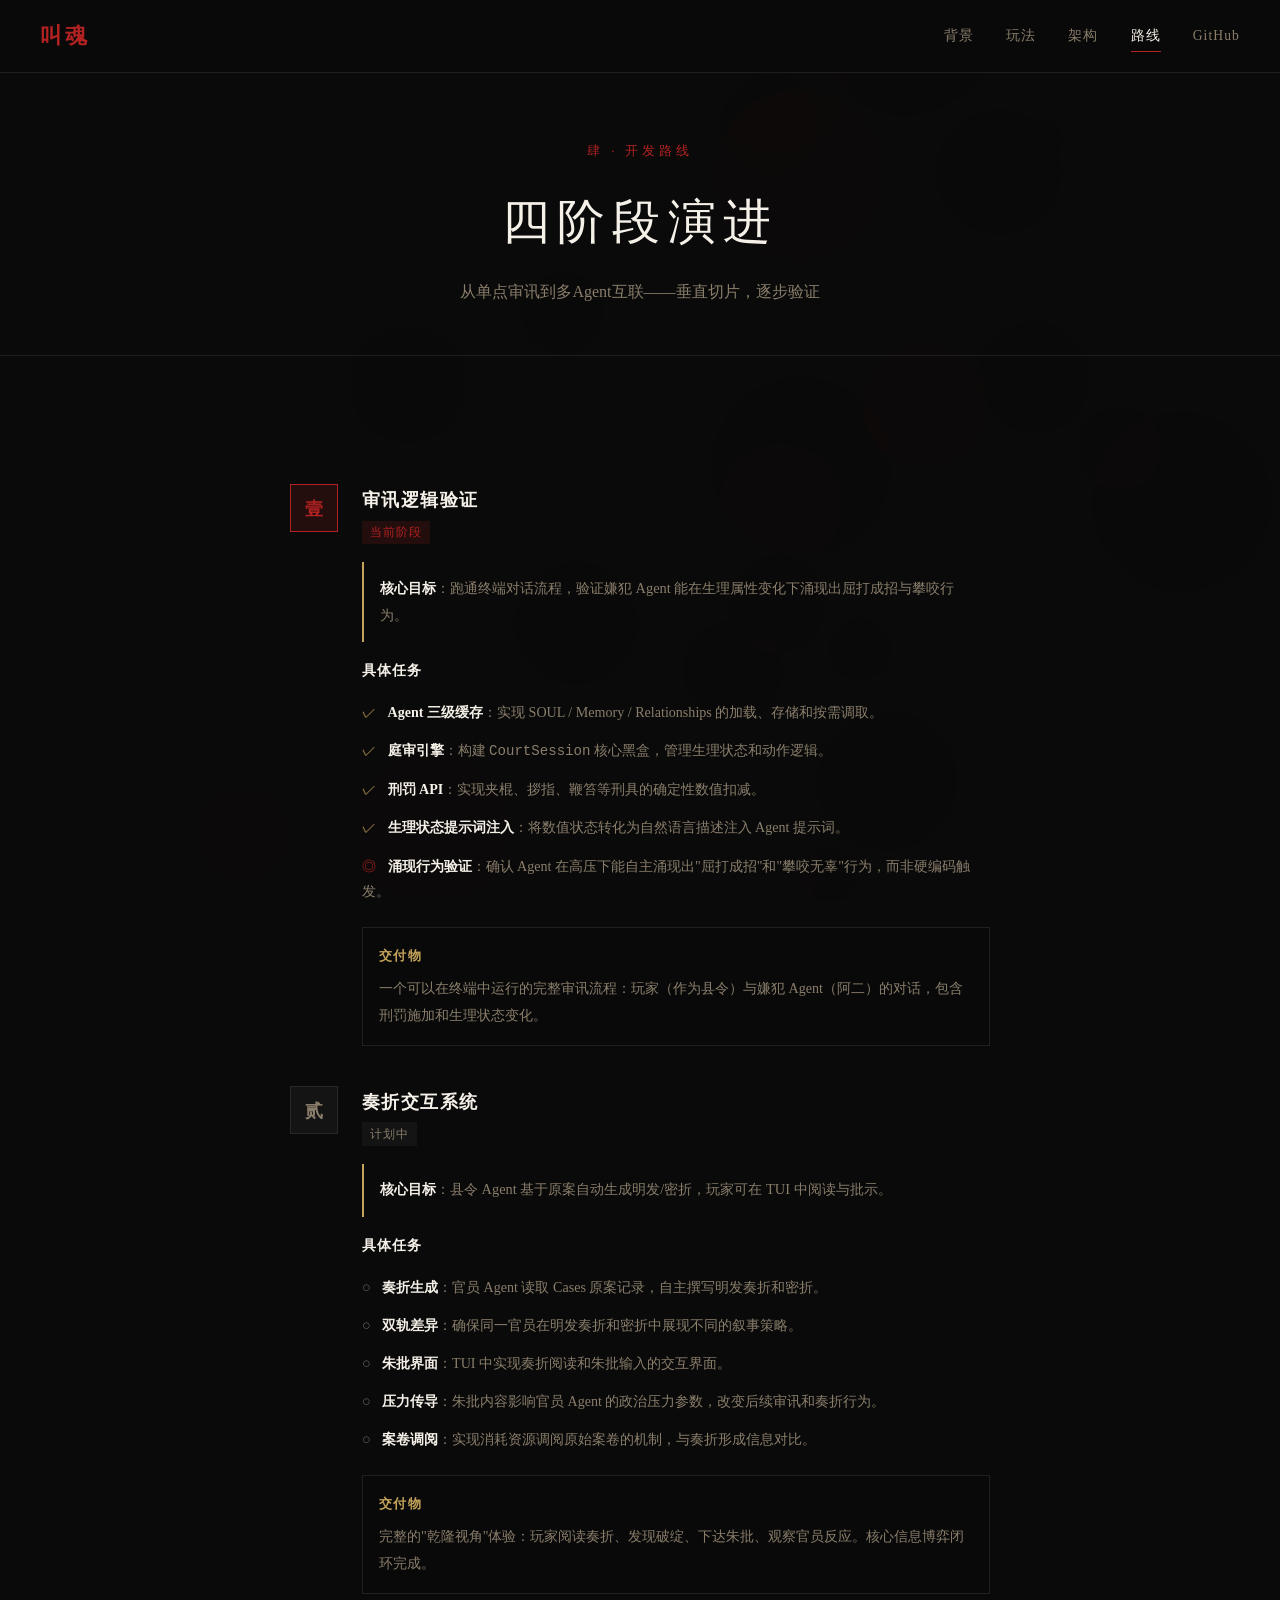
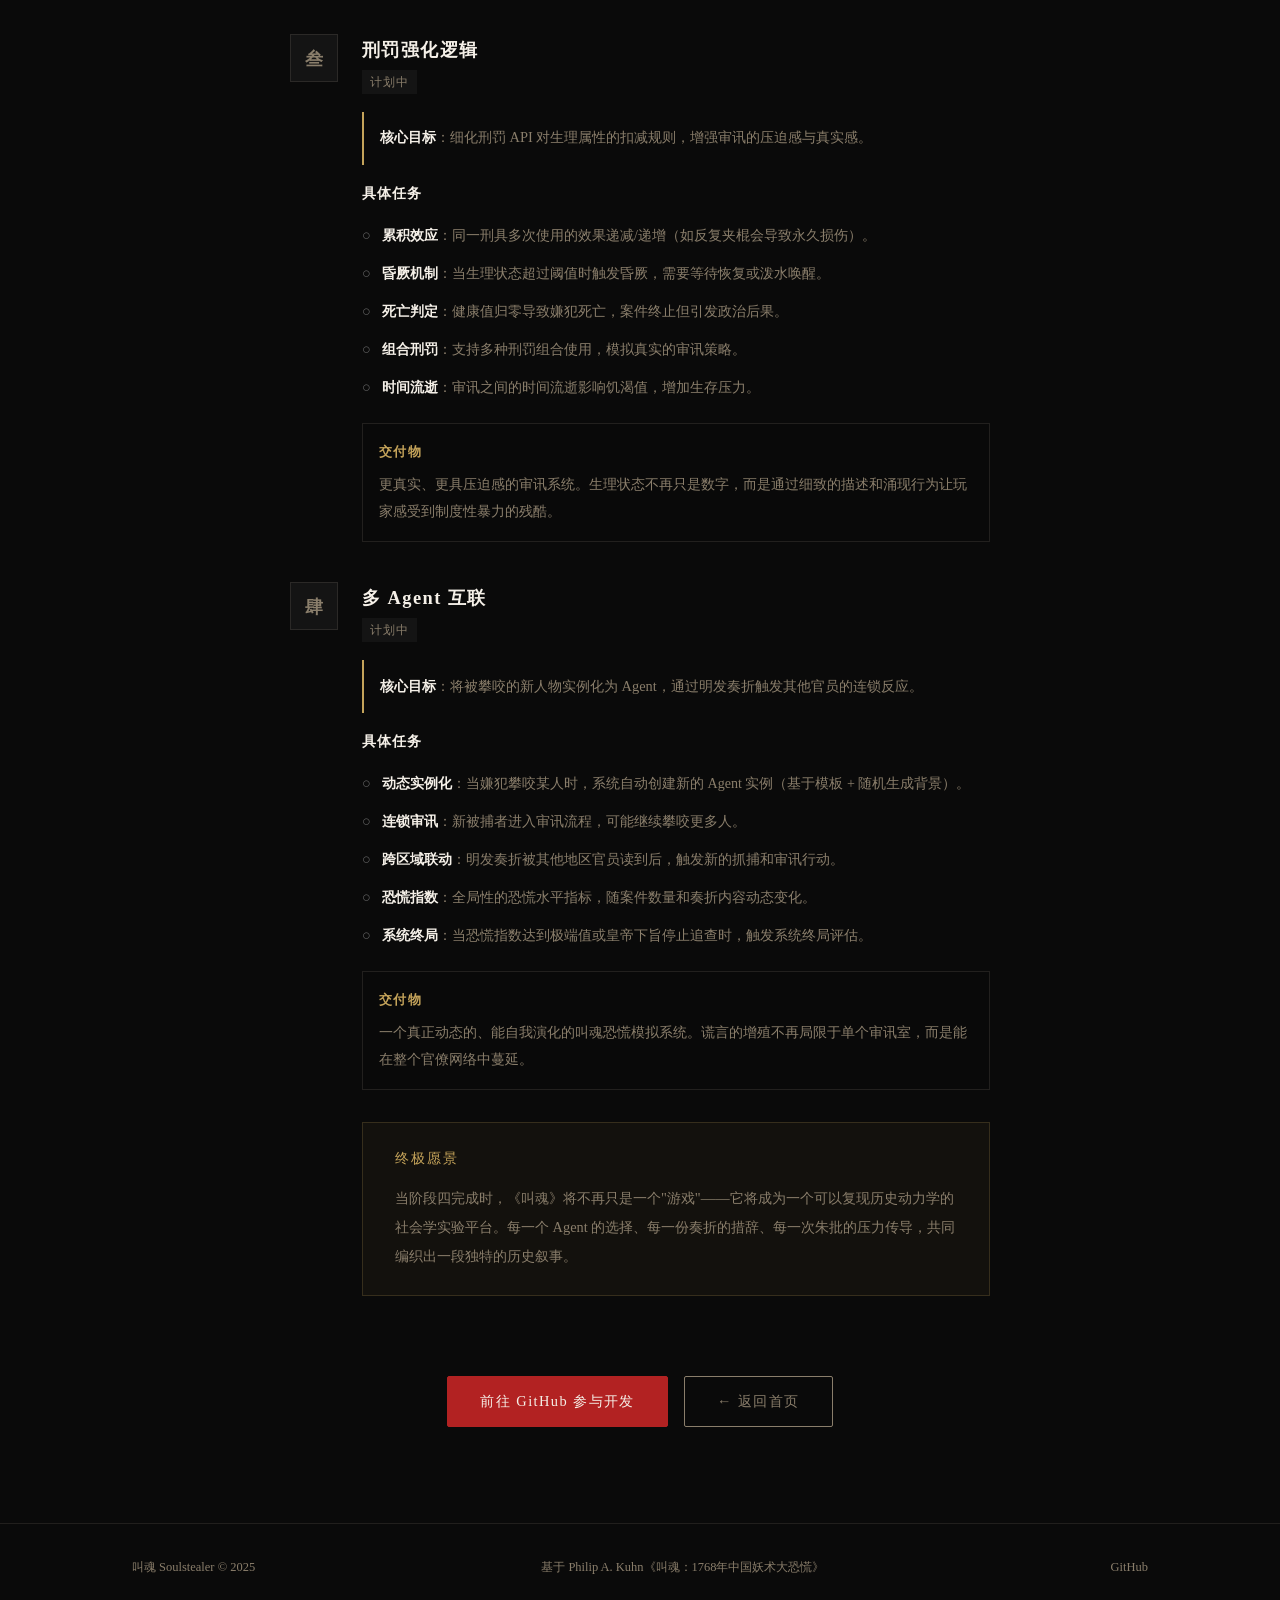
<file: site/roadmap.html>
<!DOCTYPE html>
<html lang="zh-CN">
<head>
  <meta charset="UTF-8">
  <meta name="viewport" content="width=device-width, initial-scale=1.0">
  <title>开发路线 — 叫魂 Soulstealer</title>
  <meta name="description" content="叫魂项目开发路线图：从单点审讯到多Agent互联的四阶段演进路径。">
  <link rel="icon" href="data:image/svg+xml,<svg xmlns='http://www.w3.org/2000/svg' viewBox='0 0 100 100'><text y='.9em' font-size='90'>📜</text></svg>">
  <link rel="stylesheet" href="style.css">
</head>
<body class="subpage">
  <canvas id="ink-bg"></canvas>

  <nav id="navbar">
    <a href="index.html" class="nav-logo">叫魂</a>
    <button class="nav-toggle" aria-label="菜单">☰</button>
    <div class="nav-links">
      <a href="about.html">背景</a>
      <a href="gameplay.html">玩法</a>
      <a href="architecture.html">架构</a>
      <a href="roadmap.html" class="active">路线</a>
      <a href="https://github.com/QiuYi111/soulstealer" target="_blank" rel="noopener">GitHub</a>
    </div>
  </nav>

  <header class="page-header">
    <div class="container">
      <p class="page-eyebrow">肆 · 开发路线</p>
      <h1 class="page-title">四阶段演进</h1>
      <p class="page-desc">从单点审讯到多Agent互联——垂直切片，逐步验证</p>
    </div>
  </header>

  <!-- Roadmap -->
  <section>
    <div class="container">
      <div class="roadmap-full">

        <!-- Phase 1 -->
        <div class="roadmap-phase reveal">
          <div class="phase-header phase-active">
            <div class="phase-number">壹</div>
            <div class="phase-info">
              <h2>审讯逻辑验证</h2>
              <span class="phase-status">当前阶段</span>
            </div>
          </div>
          <div class="phase-body">
            <p class="phase-goal">
              <strong>核心目标</strong>：跑通终端对话流程，验证嫌犯 Agent 能在生理属性变化下涌现出屈打成招与攀咬行为。
            </p>
            <div class="phase-tasks">
              <h3>具体任务</h3>
              <ul>
                <li>
                  <span class="task-done">✓</span>
                  <strong>Agent 三级缓存</strong>：实现 SOUL / Memory / Relationships 的加载、存储和按需调取。
                </li>
                <li>
                  <span class="task-done">✓</span>
                  <strong>庭审引擎</strong>：构建 <code>CourtSession</code> 核心黑盒，管理生理状态和动作逻辑。
                </li>
                <li>
                  <span class="task-done">✓</span>
                  <strong>刑罚 API</strong>：实现夹棍、拶指、鞭笞等刑具的确定性数值扣减。
                </li>
                <li>
                  <span class="task-done">✓</span>
                  <strong>生理状态提示词注入</strong>：将数值状态转化为自然语言描述注入 Agent 提示词。
                </li>
                <li>
                  <span class="task-wip">◎</span>
                  <strong>涌现行为验证</strong>：确认 Agent 在高压下能自主涌现出"屈打成招"和"攀咬无辜"行为，而非硬编码触发。
                </li>
              </ul>
            </div>
            <div class="phase-deliverable">
              <h3>交付物</h3>
              <p>一个可以在终端中运行的完整审讯流程：玩家（作为县令）与嫌犯 Agent（阿二）的对话，包含刑罚施加和生理状态变化。</p>
            </div>
          </div>
        </div>

        <!-- Phase 2 -->
        <div class="roadmap-phase reveal">
          <div class="phase-header">
            <div class="phase-number">贰</div>
            <div class="phase-info">
              <h2>奏折交互系统</h2>
              <span class="phase-status phase-future">计划中</span>
            </div>
          </div>
          <div class="phase-body">
            <p class="phase-goal">
              <strong>核心目标</strong>：县令 Agent 基于原案自动生成明发/密折，玩家可在 TUI 中阅读与批示。
            </p>
            <div class="phase-tasks">
              <h3>具体任务</h3>
              <ul>
                <li>
                  <span class="task-todo">○</span>
                  <strong>奏折生成</strong>：官员 Agent 读取 Cases 原案记录，自主撰写明发奏折和密折。
                </li>
                <li>
                  <span class="task-todo">○</span>
                  <strong>双轨差异</strong>：确保同一官员在明发奏折和密折中展现不同的叙事策略。
                </li>
                <li>
                  <span class="task-todo">○</span>
                  <strong>朱批界面</strong>：TUI 中实现奏折阅读和朱批输入的交互界面。
                </li>
                <li>
                  <span class="task-todo">○</span>
                  <strong>压力传导</strong>：朱批内容影响官员 Agent 的政治压力参数，改变后续审讯和奏折行为。
                </li>
                <li>
                  <span class="task-todo">○</span>
                  <strong>案卷调阅</strong>：实现消耗资源调阅原始案卷的机制，与奏折形成信息对比。
                </li>
              </ul>
            </div>
            <div class="phase-deliverable">
              <h3>交付物</h3>
              <p>完整的"乾隆视角"体验：玩家阅读奏折、发现破绽、下达朱批、观察官员反应。核心信息博弈闭环完成。</p>
            </div>
          </div>
        </div>

        <!-- Phase 3 -->
        <div class="roadmap-phase reveal">
          <div class="phase-header">
            <div class="phase-number">叁</div>
            <div class="phase-info">
              <h2>刑罚强化逻辑</h2>
              <span class="phase-status phase-future">计划中</span>
            </div>
          </div>
          <div class="phase-body">
            <p class="phase-goal">
              <strong>核心目标</strong>：细化刑罚 API 对生理属性的扣减规则，增强审讯的压迫感与真实感。
            </p>
            <div class="phase-tasks">
              <h3>具体任务</h3>
              <ul>
                <li>
                  <span class="task-todo">○</span>
                  <strong>累积效应</strong>：同一刑具多次使用的效果递减/递增（如反复夹棍会导致永久损伤）。
                </li>
                <li>
                  <span class="task-todo">○</span>
                  <strong>昏厥机制</strong>：当生理状态超过阈值时触发昏厥，需要等待恢复或泼水唤醒。
                </li>
                <li>
                  <span class="task-todo">○</span>
                  <strong>死亡判定</strong>：健康值归零导致嫌犯死亡，案件终止但引发政治后果。
                </li>
                <li>
                  <span class="task-todo">○</span>
                  <strong>组合刑罚</strong>：支持多种刑罚组合使用，模拟真实的审讯策略。
                </li>
                <li>
                  <span class="task-todo">○</span>
                  <strong>时间流逝</strong>：审讯之间的时间流逝影响饥渴值，增加生存压力。
                </li>
              </ul>
            </div>
            <div class="phase-deliverable">
              <h3>交付物</h3>
              <p>更真实、更具压迫感的审讯系统。生理状态不再只是数字，而是通过细致的描述和涌现行为让玩家感受到制度性暴力的残酷。</p>
            </div>
          </div>
        </div>

        <!-- Phase 4 -->
        <div class="roadmap-phase reveal">
          <div class="phase-header">
            <div class="phase-number">肆</div>
            <div class="phase-info">
              <h2>多 Agent 互联</h2>
              <span class="phase-status phase-future">计划中</span>
            </div>
          </div>
          <div class="phase-body">
            <p class="phase-goal">
              <strong>核心目标</strong>：将被攀咬的新人物实例化为 Agent，通过明发奏折触发其他官员的连锁反应。
            </p>
            <div class="phase-tasks">
              <h3>具体任务</h3>
              <ul>
                <li>
                  <span class="task-todo">○</span>
                  <strong>动态实例化</strong>：当嫌犯攀咬某人时，系统自动创建新的 Agent 实例（基于模板 + 随机生成背景）。
                </li>
                <li>
                  <span class="task-todo">○</span>
                  <strong>连锁审讯</strong>：新被捕者进入审讯流程，可能继续攀咬更多人。
                </li>
                <li>
                  <span class="task-todo">○</span>
                  <strong>跨区域联动</strong>：明发奏折被其他地区官员读到后，触发新的抓捕和审讯行动。
                </li>
                <li>
                  <span class="task-todo">○</span>
                  <strong>恐慌指数</strong>：全局性的恐慌水平指标，随案件数量和奏折内容动态变化。
                </li>
                <li>
                  <span class="task-todo">○</span>
                  <strong>系统终局</strong>：当恐慌指数达到极端值或皇帝下旨停止追查时，触发系统终局评估。</span>
                </li>
              </ul>
            </div>
            <div class="phase-deliverable">
              <h3>交付物</h3>
              <p>一个真正动态的、能自我演化的叫魂恐慌模拟系统。谎言的增殖不再局限于单个审讯室，而是能在整个官僚网络中蔓延。</p>
            </div>
            <div class="callout">
              <div class="callout-title">终极愿景</div>
              <p>
                当阶段四完成时，《叫魂》将不再只是一个"游戏"——它将成为一个可以复现历史动力学的社会学实验平台。每一个 Agent 的选择、每一份奏折的措辞、每一次朱批的压力传导，共同编织出一段独特的历史叙事。
              </p>
            </div>
          </div>
        </div>

      </div>

      <!-- CTA at bottom -->
      <div class="nav-bottom">
        <a href="https://github.com/QiuYi111/soulstealer" target="_blank" rel="noopener" class="btn btn-primary">前往 GitHub 参与开发</a>
        <a href="index.html" class="btn btn-outline">← 返回首页</a>
      </div>
    </div>
  </section>

  <footer>
    <div class="container">
      <div class="footer-inner">
        <span>叫魂 Soulstealer &copy; 2025</span>
        <span>基于 Philip A. Kuhn《叫魂：1768年中国妖术大恐慌》</span>
        <a href="https://github.com/QiuYi111/soulstealer" target="_blank" rel="noopener">GitHub</a>
      </div>
    </div>
  </footer>

  <script src="main.js"></script>
</body>
</html>
</file>
<file: site/style.css>
/* ========================================
   叫魂 Soulstealer — Multi-page Site Styles
   Ink-wash / Imperial Document Aesthetic
   ======================================== */

:root {
  --ink-black: #0a0a0a;
  --ink-dark: #141414;
  --ink-paper: #e8e0cc;
  --ink-faded: #8a7e6b;
  --ink-red: #b22222;
  --ink-red-light: rgba(178, 34, 34, 0.15);
  --ink-gold: #c4a35a;
  --ink-gold-dim: rgba(196, 163, 90, 0.2);
  --ink-white: #f5f0e8;
  --ink-gray: #666;
  --ink-border: rgba(200, 190, 170, 0.12);
  --ink-border-strong: rgba(200, 190, 170, 0.25);
  --font-cn: "Noto Serif SC", "Source Han Serif SC", "Songti SC", "SimSun", serif;
  --font-en: "Cormorant Garamond", "Georgia", serif;
  --font-mono: "JetBrains Mono", "Fira Code", monospace;
}

/* Reset */
*, *::before, *::after { margin: 0; padding: 0; box-sizing: border-box; }
html { scroll-behavior: smooth; font-size: 16px; }

body {
  background: var(--ink-black);
  color: var(--ink-white);
  font-family: var(--font-cn);
  line-height: 1.8;
  overflow-x: hidden;
}

body.subpage { padding-top: 60px; }

#ink-bg {
  position: fixed;
  top: 0; left: 0;
  width: 100%; height: 100%;
  z-index: 0;
  pointer-events: none;
  opacity: 0.4;
}

.container {
  max-width: 1080px;
  margin: 0 auto;
  padding: 0 2rem;
  position: relative;
  z-index: 1;
}

/* ===== NAVBAR ===== */
#navbar {
  position: fixed;
  top: 0; left: 0; right: 0;
  z-index: 100;
  display: flex;
  align-items: center;
  justify-content: space-between;
  padding: 1rem 2.5rem;
  background: rgba(10, 10, 10, 0.85);
  backdrop-filter: blur(12px);
  border-bottom: 1px solid var(--ink-border);
  transition: background 0.3s;
}

#navbar.scrolled {
  background: rgba(10, 10, 10, 0.95);
}

.nav-logo {
  font-size: 1.4rem;
  font-weight: 700;
  color: var(--ink-red);
  text-decoration: none;
  letter-spacing: 0.15em;
}

.nav-toggle {
  display: none;
  background: none;
  border: none;
  color: var(--ink-faded);
  font-size: 1.4rem;
  cursor: pointer;
}

.nav-links {
  display: flex;
  gap: 2rem;
}

.nav-links a {
  color: var(--ink-faded);
  text-decoration: none;
  font-size: 0.85rem;
  letter-spacing: 0.08em;
  transition: color 0.2s;
  position: relative;
}

.nav-links a:hover,
.nav-links a.active {
  color: var(--ink-white);
}

.nav-links a::after {
  content: '';
  position: absolute;
  bottom: -4px; left: 0;
  width: 0; height: 1px;
  background: var(--ink-red);
  transition: width 0.3s;
}

.nav-links a:hover::after,
.nav-links a.active::after {
  width: 100%;
}

/* ===== HERO (index only) ===== */
#hero {
  position: relative;
  z-index: 1;
  min-height: 100vh;
  display: flex;
  align-items: center;
  justify-content: center;
  text-align: center;
  padding: 6rem 2rem 4rem;
}

.hero-inner { max-width: 720px; }

.seal {
  display: inline-block;
  width: 90px; height: 90px;
  line-height: 90px;
  border: 3px solid var(--ink-red);
  color: var(--ink-red);
  font-size: 2.2rem;
  font-weight: 900;
  letter-spacing: 0.2em;
  margin-bottom: 1.5rem;
  animation: sealPulse 4s ease-in-out infinite;
}

@keyframes sealPulse {
  0%, 100% { opacity: 0.8; transform: scale(1); }
  50% { opacity: 1; transform: scale(1.02); }
}

.subtitle {
  font-size: 0.9rem;
  color: var(--ink-faded);
  letter-spacing: 0.3em;
  margin-bottom: 2rem;
}

#hero h1 {
  font-family: var(--font-en);
  font-size: clamp(3rem, 8vw, 6rem);
  font-weight: 300;
  letter-spacing: 0.25em;
  color: var(--ink-white);
  margin-bottom: 1.5rem;
  line-height: 1.1;
}

.tagline {
  font-size: 1.1rem;
  color: var(--ink-faded);
  line-height: 2;
  margin-bottom: 3rem;
}

.hero-actions, .cta-actions {
  display: flex;
  gap: 1rem;
  justify-content: center;
  flex-wrap: wrap;
}

/* ===== BUTTONS ===== */
.btn {
  display: inline-block;
  padding: 0.75rem 2rem;
  border-radius: 2px;
  font-size: 0.9rem;
  font-family: var(--font-cn);
  letter-spacing: 0.1em;
  text-decoration: none;
  transition: all 0.25s;
  cursor: pointer;
}

.btn-primary {
  background: var(--ink-red);
  color: var(--ink-white);
  border: 1px solid var(--ink-red);
}

.btn-primary:hover {
  background: #8b1a1a;
  border-color: #8b1a1a;
}

.btn-outline {
  background: transparent;
  color: var(--ink-faded);
  border: 1px solid var(--ink-faded);
}

.btn-outline:hover {
  color: var(--ink-white);
  border-color: var(--ink-white);
}

/* ===== SECTION COMMON ===== */
section {
  position: relative;
  z-index: 1;
  padding: 6rem 0;
}

.section-title {
  font-size: 1.6rem;
  text-align: center;
  letter-spacing: 0.2em;
  margin-bottom: 1rem;
  color: var(--ink-white);
}

.section-title::after {
  content: '';
  display: block;
  width: 40px;
  height: 2px;
  background: var(--ink-red);
  margin: 0.8rem auto 0;
}

.section-lead {
  text-align: center;
  color: var(--ink-faded);
  max-width: 600px;
  margin: 1rem auto 3rem;
  font-size: 1rem;
}

/* ===== INDEX: TEASER CARDS ===== */
.teaser-grid {
  display: grid;
  grid-template-columns: repeat(auto-fit, minmax(230px, 1fr));
  gap: 1.5rem;
  margin-top: 2rem;
}

.teaser-card {
  display: flex;
  flex-direction: column;
  background: var(--ink-dark);
  border: 1px solid var(--ink-border);
  padding: 2rem 1.5rem;
  text-decoration: none;
  transition: border-color 0.3s, transform 0.3s;
}

.teaser-card:hover {
  border-color: var(--ink-red);
  transform: translateY(-4px);
}

.teaser-icon {
  width: 48px; height: 48px;
  line-height: 48px;
  text-align: center;
  border: 2px solid var(--ink-red);
  color: var(--ink-red);
  font-size: 1.3rem;
  font-weight: 900;
  margin-bottom: 1rem;
}

.teaser-card h3 {
  font-size: 1.05rem;
  color: var(--ink-white);
  margin-bottom: 0.5rem;
  letter-spacing: 0.08em;
}

.teaser-card p {
  color: var(--ink-faded);
  font-size: 0.85rem;
  line-height: 1.8;
  margin-bottom: 1rem;
  flex: 1;
}

.teaser-link {
  color: var(--ink-red);
  font-size: 0.8rem;
  letter-spacing: 0.05em;
}

/* ===== INDEX: QUOTE ===== */
#quote {
  padding: 4rem 0;
}

#quote blockquote {
  max-width: 680px;
  margin: 0 auto;
  text-align: center;
  padding: 3rem 2rem;
  border: 1px solid var(--ink-border);
  background: var(--ink-dark);
}

#quote blockquote p {
  font-size: 1.05rem;
  color: var(--ink-white);
  line-height: 2;
  margin-bottom: 1rem;
}

#quote cite {
  font-style: normal;
  color: var(--ink-faded);
  font-size: 0.85rem;
}

/* ===== SUBPAGE: PAGE HEADER ===== */
.page-header {
  position: relative;
  z-index: 1;
  text-align: center;
  padding: 5rem 2rem 3rem;
  border-bottom: 1px solid var(--ink-border);
}

.page-eyebrow {
  font-size: 0.8rem;
  color: var(--ink-red);
  letter-spacing: 0.3em;
  margin-bottom: 1rem;
}

.page-title {
  font-family: var(--font-en);
  font-size: clamp(2rem, 5vw, 3rem);
  font-weight: 300;
  letter-spacing: 0.15em;
  color: var(--ink-white);
  margin-bottom: 0.8rem;
}

.page-desc {
  color: var(--ink-faded);
  font-size: 1rem;
  max-width: 520px;
  margin: 0 auto;
}

/* ===== CONTENT FLOW (shared on subpages) ===== */
.content-flow {
  max-width: 780px;
  margin: 0 auto;
  padding: 0 2rem;
}

.content-flow > p {
  margin-bottom: 1.2rem;
  color: var(--ink-faded);
  font-size: 0.95rem;
  line-height: 2;
}

.content-flow > p strong {
  color: var(--ink-white);
}

.content-heading {
  font-size: 1.3rem;
  color: var(--ink-white);
  letter-spacing: 0.12em;
  margin: 3rem 0 1.2rem;
  padding-left: 1rem;
  border-left: 3px solid var(--ink-red);
}

.content-heading:first-child {
  margin-top: 0;
}

.content-flow ul, .content-flow ol {
  margin: 0.8rem 0 1.2rem 1.5rem;
  color: var(--ink-faded);
  font-size: 0.95rem;
  line-height: 2;
}

.content-flow li {
  margin-bottom: 0.3rem;
}

.content-flow li strong {
  color: var(--ink-white);
}

/* ===== ABOUT: ROLE CARDS ===== */
.role-grid {
  display: flex;
  flex-direction: column;
  gap: 2rem;
  margin: 2rem 0;
}

.role-card {
  background: var(--ink-dark);
  border: 1px solid var(--ink-border);
  padding: 2rem;
  transition: border-color 0.3s;
}

.role-card:hover {
  border-color: var(--ink-border-strong);
}

.role-badge {
  display: inline-block;
  width: 42px; height: 42px;
  line-height: 42px;
  text-align: center;
  border: 2px solid;
  font-weight: 900;
  font-size: 1.2rem;
  margin-bottom: 1rem;
}

.role-emperor { border-color: var(--ink-gold); color: var(--ink-gold); }
.role-official { border-color: var(--ink-red); color: var(--ink-red); }
.role-suspect { border-color: var(--ink-faded); color: var(--ink-faded); }

.role-card h3 {
  font-size: 1.15rem;
  color: var(--ink-white);
  margin-bottom: 0.8rem;
  letter-spacing: 0.08em;
}

.role-card p {
  color: var(--ink-faded);
  font-size: 0.9rem;
  line-height: 2;
  margin-bottom: 0.6rem;
}

.role-detail {
  margin-top: 1rem;
  padding: 1rem;
  border-left: 2px solid var(--ink-red);
  background: var(--ink-red-light);
  font-size: 0.88rem;
  color: var(--ink-faded);
  line-height: 1.9;
}

.role-detail strong {
  color: var(--ink-white);
}

/* ===== CALLOUT ===== */
.callout {
  margin: 2rem 0;
  padding: 1.5rem 2rem;
  border: 1px solid var(--ink-gold-dim);
  background: rgba(196, 163, 90, 0.05);
}

.callout-title {
  font-size: 0.85rem;
  color: var(--ink-gold);
  letter-spacing: 0.15em;
  margin-bottom: 0.8rem;
  text-transform: uppercase;
}

.callout p, .callout ol, .callout ul {
  color: var(--ink-faded);
  font-size: 0.9rem;
  line-height: 2;
}

.callout ol, .callout ul {
  margin: 0.6rem 0 0.6rem 1.5rem;
}

/* ===== GAMEPLAY: MECHANIC SECTIONS ===== */
.mechanic-section {
  border-top: 1px solid var(--ink-border);
}

.mechanic-alt {
  background: var(--ink-dark);
}

.mechanic-number {
  font-family: var(--font-en);
  font-size: 3rem;
  color: var(--ink-red);
  opacity: 0.3;
  letter-spacing: 0.1em;
  margin-bottom: -0.5rem;
}

.mechanic-lead {
  font-size: 1.05rem;
  color: var(--ink-gold);
  margin-bottom: 1.5rem;
  letter-spacing: 0.05em;
}

/* Dual Panel */
.dual-panel {
  display: grid;
  grid-template-columns: 1fr 1fr;
  gap: 1.5rem;
  margin: 2rem 0;
}

.panel {
  padding: 1.5rem;
  border: 1px solid var(--ink-border);
}

.panel h3 {
  font-size: 1rem;
  color: var(--ink-white);
  margin-bottom: 0.6rem;
  letter-spacing: 0.08em;
}

.panel p {
  color: var(--ink-faded);
  font-size: 0.88rem;
  line-height: 1.9;
  margin-bottom: 0.5rem;
}

.panel ul {
  margin: 0.4rem 0 0 1.2rem;
  color: var(--ink-faded);
  font-size: 0.85rem;
  line-height: 1.9;
}

.panel-faded { background: rgba(138, 126, 107, 0.08); }
.panel-raw { background: var(--ink-red-light); border-color: rgba(178, 34, 34, 0.3); }

/* Rescript Grid */
.rescript-grid {
  display: grid;
  grid-template-columns: repeat(auto-fit, minmax(220px, 1fr));
  gap: 1.5rem;
  margin: 2rem 0;
}

.rescript-card {
  padding: 1.5rem;
  border: 1px solid var(--ink-border);
  background: rgba(10, 10, 10, 0.6);
}

.rescript-type {
  display: inline-block;
  padding: 0.2rem 0.6rem;
  border: 1px solid var(--ink-red);
  color: var(--ink-red);
  font-size: 0.75rem;
  letter-spacing: 0.1em;
  margin-bottom: 0.8rem;
}

.rescript-card h3 {
  font-size: 1rem;
  color: var(--ink-white);
  margin-bottom: 0.5rem;
  letter-spacing: 0.08em;
}

.rescript-card p {
  color: var(--ink-faded);
  font-size: 0.88rem;
  line-height: 1.9;
}

.rescript-effect {
  margin-top: 1rem;
  padding-top: 0.8rem;
  border-top: 1px solid var(--ink-border);
  font-size: 0.82rem;
  color: var(--ink-faded);
  line-height: 1.8;
}

.effect-label {
  display: inline-block;
  background: var(--ink-gold-dim);
  color: var(--ink-gold);
  padding: 0.1rem 0.5rem;
  font-size: 0.72rem;
  letter-spacing: 0.05em;
  margin-bottom: 0.3rem;
}

/* Emergence Grid */
.emergence-grid {
  display: grid;
  grid-template-columns: 1fr 1fr;
  gap: 1.5rem;
  margin: 2rem 0;
}

.emergence-card {
  padding: 1.5rem;
  border: 1px solid var(--ink-border);
}

.emergence-card h3 {
  font-size: 1rem;
  color: var(--ink-white);
  margin-bottom: 0.6rem;
  letter-spacing: 0.08em;
}

.emergence-card p {
  color: var(--ink-faded);
  font-size: 0.88rem;
  line-height: 1.9;
  margin-bottom: 0.5rem;
}

.emergence-card ul {
  margin: 0.4rem 0 0.5rem 1.2rem;
  color: var(--ink-faded);
  font-size: 0.85rem;
  line-height: 1.9;
}

.prompt-example {
  margin: 0.8rem 0;
  background: var(--ink-black);
  border: 1px solid var(--ink-border);
  padding: 1rem;
}

.prompt-label {
  font-size: 0.72rem;
  color: var(--ink-gold);
  letter-spacing: 0.1em;
  margin-bottom: 0.5rem;
}

.prompt-example pre {
  color: var(--ink-faded);
  font-family: var(--font-cn);
  font-size: 0.85rem;
  line-height: 1.9;
  white-space: pre-wrap;
}

/* Dual Track */
.dual-track {
  display: grid;
  grid-template-columns: 1fr 1fr;
  gap: 1.5rem;
  margin: 2rem 0;
}

.track-item {
  padding: 1.5rem;
  border: 1px solid var(--ink-border);
}

.track-item h3 {
  font-size: 1rem;
  color: var(--ink-white);
  margin-bottom: 0.4rem;
  letter-spacing: 0.08em;
}

.track-badge {
  display: inline-block;
  padding: 0.15rem 0.6rem;
  background: var(--ink-gold-dim);
  color: var(--ink-gold);
  font-size: 0.72rem;
  letter-spacing: 0.05em;
  margin-bottom: 0.8rem;
}

.track-secret {
  background: var(--ink-red-light);
  color: var(--ink-red);
}

.track-item p {
  color: var(--ink-faded);
  font-size: 0.88rem;
  line-height: 1.9;
  margin-bottom: 0.4rem;
}

.track-item ul {
  margin: 0.3rem 0 0 1.2rem;
  color: var(--ink-faded);
  font-size: 0.85rem;
  line-height: 1.9;
}

/* Physiology Table */
.physio-table {
  margin: 2rem 0;
  border: 1px solid var(--ink-border);
}

.physio-row {
  display: grid;
  grid-template-columns: 120px 80px 1fr 1fr;
  padding: 0.8rem 1rem;
  border-bottom: 1px solid var(--ink-border);
  font-size: 0.85rem;
  color: var(--ink-faded);
  line-height: 1.7;
}

.physio-header {
  color: var(--ink-white);
  font-size: 0.78rem;
  letter-spacing: 0.1em;
  background: var(--ink-dark);
}

.physio-name {
  color: var(--ink-white);
  font-weight: 600;
}

/* TUI Features */
.tui-features {
  display: grid;
  gap: 1.5rem;
  margin: 2rem 0;
}

.tui-feature {
  padding: 1.5rem;
  border: 1px solid var(--ink-border);
}

.tui-feature h3 {
  font-size: 1rem;
  color: var(--ink-white);
  margin-bottom: 0.5rem;
  letter-spacing: 0.08em;
}

.tui-feature p {
  color: var(--ink-faded);
  font-size: 0.88rem;
  line-height: 1.9;
  margin-bottom: 0.5rem;
}

.cmd-example {
  margin: 0.6rem 0;
  padding: 0.6rem 1rem;
  background: var(--ink-black);
  border: 1px solid var(--ink-border);
}

.cmd-example code {
  font-family: var(--font-mono);
  font-size: 0.85rem;
  color: var(--ink-red);
}

/* ===== ARCHITECTURE: VERTICAL DIAGRAM ===== */
.arch-diagram-vertical {
  max-width: 650px;
  margin: 2rem auto;
  display: flex;
  flex-direction: column;
  align-items: center;
}

.arch-block {
  width: 100%;
  border: 1px solid var(--ink-border);
  padding: 1.2rem 1.5rem;
  transition: border-color 0.3s;
}

.arch-block:hover { border-color: var(--ink-border-strong); }

.arch-block-label {
  display: inline-block;
  background: var(--ink-gold-dim);
  color: var(--ink-gold);
  padding: 0.2rem 0.7rem;
  font-size: 0.78rem;
  letter-spacing: 0.1em;
  margin-bottom: 0.6rem;
}

.arch-block-content { margin-top: 0.3rem; }

.arch-file {
  margin-bottom: 0.4rem;
}

.arch-file code {
  font-family: var(--font-mono);
  font-size: 0.82rem;
  color: var(--ink-red);
}

.arch-modules {
  display: flex;
  flex-wrap: wrap;
  gap: 0.4rem;
  margin-bottom: 0.5rem;
}

.arch-mod {
  background: var(--ink-dark);
  border: 1px solid var(--ink-border);
  padding: 0.15rem 0.5rem;
  font-family: var(--font-mono);
  font-size: 0.72rem;
  color: var(--ink-faded);
}

.arch-desc {
  display: block;
  font-size: 0.82rem;
  color: var(--ink-faded);
  line-height: 1.7;
}

.arch-connector {
  width: 1px;
  height: 1.5rem;
  background: var(--ink-border);
  position: relative;
}

.arch-connector::after {
  content: '';
  position: absolute;
  bottom: 0; left: 50%;
  transform: translateX(-50%);
  border-left: 4px solid transparent;
  border-right: 4px solid transparent;
  border-top: 6px solid var(--ink-border);
}

/* Cache Layers */
.cache-layers {
  display: flex;
  flex-direction: column;
  gap: 1.5rem;
  margin: 2rem 0;
}

.cache-layer {
  display: flex;
  gap: 1.2rem;
  padding: 1.2rem;
  border: 1px solid var(--ink-border);
  background: rgba(10, 10, 10, 0.5);
}

.cache-badge {
  flex-shrink: 0;
  width: 48px; height: 48px;
  line-height: 48px;
  text-align: center;
  font-weight: 900;
  font-size: 1rem;
  letter-spacing: 0.05em;
}

.cache-l1 { background: var(--ink-red-light); border: 1px solid var(--ink-red); color: var(--ink-red); }
.cache-l2 { background: var(--ink-gold-dim); border: 1px solid var(--ink-gold); color: var(--ink-gold); }
.cache-l3 { background: rgba(138, 126, 107, 0.15); border: 1px solid var(--ink-faded); color: var(--ink-faded); }

.cache-body { flex: 1; }

.cache-body h3 {
  font-size: 1rem;
  color: var(--ink-white);
  margin-bottom: 0.4rem;
  letter-spacing: 0.08em;
}

.cache-body p {
  color: var(--ink-faded);
  font-size: 0.88rem;
  line-height: 1.9;
  margin-bottom: 0.5rem;
}

.cache-body code {
  font-family: var(--font-mono);
  font-size: 0.82rem;
  color: var(--ink-red);
}

.cache-detail {
  display: flex;
  gap: 1.5rem;
  flex-wrap: wrap;
  font-size: 0.78rem;
  color: var(--ink-gray);
}

.cache-file, .cache-freq { font-family: var(--font-mono); }

/* Code Showcase */
.code-showcase {
  margin: 2rem 0;
  border: 1px solid var(--ink-border);
}

.code-label {
  padding: 0.5rem 1rem;
  background: var(--ink-dark);
  border-bottom: 1px solid var(--ink-border);
  font-size: 0.78rem;
  color: var(--ink-gold);
  letter-spacing: 0.1em;
}

.code-block {
  padding: 1.2rem 1.5rem;
  overflow-x: auto;
  font-family: var(--font-mono);
  font-size: 0.82rem;
  line-height: 1.8;
  color: var(--ink-faded);
  white-space: pre;
}

.code-block code { font-family: inherit; }

/* Torture Table */
.torture-table {
  margin: 2rem 0;
  border: 1px solid var(--ink-border);
}

.torture-row {
  display: grid;
  grid-template-columns: 80px 100px 100px 1fr;
  padding: 0.7rem 1rem;
  border-bottom: 1px solid var(--ink-border);
  font-size: 0.85rem;
  color: var(--ink-faded);
}

.torture-header {
  color: var(--ink-white);
  font-size: 0.78rem;
  letter-spacing: 0.1em;
  background: var(--ink-dark);
}

/* Tech Grid */
.tech-grid {
  display: grid;
  grid-template-columns: repeat(auto-fit, minmax(280px, 1fr));
  gap: 1.5rem;
  margin: 2rem 0;
}

.tech-card {
  padding: 1.5rem;
  border: 1px solid var(--ink-border);
  background: rgba(10, 10, 10, 0.5);
}

.tech-card h3 {
  font-family: var(--font-mono);
  font-size: 0.95rem;
  color: var(--ink-red);
  margin-bottom: 0.5rem;
}

.tech-card p {
  color: var(--ink-faded);
  font-size: 0.85rem;
  line-height: 1.8;
}

/* ===== ROADMAP ===== */
.roadmap-full {
  max-width: 700px;
  margin: 2rem auto 0;
  display: flex;
  flex-direction: column;
  gap: 2.5rem;
}

.roadmap-phase {
  position: relative;
  padding-left: 4.5rem;
}

.phase-header {
  display: flex;
  align-items: center;
  gap: 1rem;
  margin-bottom: 1rem;
}

.phase-number {
  position: absolute;
  left: 0; top: 0;
  width: 48px; height: 48px;
  line-height: 48px;
  text-align: center;
  background: var(--ink-dark);
  border: 1px solid var(--ink-border);
  color: var(--ink-faded);
  font-size: 1.1rem;
  font-weight: 700;
}

.phase-active .phase-number {
  border-color: var(--ink-red);
  color: var(--ink-red);
  background: var(--ink-red-light);
}

.phase-info h2 {
  font-size: 1.15rem;
  color: var(--ink-white);
  letter-spacing: 0.08em;
}

.phase-status {
  display: inline-block;
  padding: 0.1rem 0.5rem;
  background: var(--ink-red-light);
  color: var(--ink-red);
  font-size: 0.72rem;
  letter-spacing: 0.08em;
}

.phase-future {
  background: var(--ink-dark);
  color: var(--ink-faded);
}

.phase-body {
  padding-left: 0;
}

.phase-goal {
  color: var(--ink-faded);
  font-size: 0.9rem;
  line-height: 1.9;
  margin-bottom: 1rem;
  padding: 0.8rem 1rem;
  background: rgba(10, 10, 10, 0.5);
  border-left: 2px solid var(--ink-gold);
}

.phase-goal strong { color: var(--ink-white); }

.phase-tasks {
  margin-bottom: 1rem;
}

.phase-tasks h3 {
  font-size: 0.9rem;
  color: var(--ink-white);
  letter-spacing: 0.08em;
  margin-bottom: 0.6rem;
}

.phase-tasks ul {
  list-style: none;
  margin: 0;
  padding: 0;
}

.phase-tasks li {
  padding: 0.4rem 0;
  color: var(--ink-faded);
  font-size: 0.88rem;
  line-height: 1.8;
}

.phase-tasks li strong { color: var(--ink-white); }

.task-done { color: var(--ink-gold); margin-right: 0.5rem; }
.task-wip { color: var(--ink-red); margin-right: 0.5rem; }
.task-todo { color: var(--ink-gray); margin-right: 0.5rem; }

.phase-deliverable {
  margin-top: 1rem;
  padding: 1rem;
  border: 1px solid var(--ink-border);
  background: rgba(10, 10, 10, 0.3);
}

.phase-deliverable h3 {
  font-size: 0.82rem;
  color: var(--ink-gold);
  letter-spacing: 0.1em;
  margin-bottom: 0.5rem;
}

.phase-deliverable p {
  color: var(--ink-faded);
  font-size: 0.88rem;
  line-height: 1.9;
}

/* Navigation between pages */
.nav-bottom {
  display: flex;
  gap: 1rem;
  justify-content: center;
  margin: 3rem 0 0;
  flex-wrap: wrap;
}

/* ===== CTA ===== */
#cta { padding: 5rem 0; }

.cta-box {
  text-align: center;
  border: 1px solid var(--ink-red);
  padding: 4rem 2rem;
  background: var(--ink-red-light);
}

.cta-box h2 {
  font-size: 1.4rem;
  letter-spacing: 0.15em;
  margin-bottom: 1rem;
  color: var(--ink-white);
}

.cta-box p {
  color: var(--ink-faded);
  max-width: 520px;
  margin: 0 auto 2rem;
  font-size: 0.95rem;
  line-height: 2;
}

/* ===== FOOTER ===== */
footer {
  position: relative;
  z-index: 1;
  border-top: 1px solid var(--ink-border);
  padding: 2rem 0;
}

.footer-inner {
  display: flex;
  justify-content: space-between;
  align-items: center;
  flex-wrap: wrap;
  gap: 0.5rem;
  font-size: 0.78rem;
  color: var(--ink-faded);
}

.footer-inner a {
  color: var(--ink-faded);
  text-decoration: none;
  transition: color 0.2s;
}

.footer-inner a:hover { color: var(--ink-white); }

/* ===== SCROLL ANIMATIONS ===== */
.reveal {
  opacity: 0;
  transform: translateY(25px);
  transition: opacity 0.6s ease-out, transform 0.6s ease-out;
}

.reveal.visible {
  opacity: 1;
  transform: translateY(0);
}

/* ===== RESPONSIVE ===== */
@media (max-width: 768px) {
  #navbar { padding: 0.8rem 1.2rem; }

  .nav-toggle { display: block; }

  .nav-links {
    display: none;
    position: absolute;
    top: 100%; left: 0; right: 0;
    flex-direction: column;
    background: rgba(10, 10, 10, 0.98);
    padding: 1rem 1.5rem;
    gap: 0.8rem;
    border-bottom: 1px solid var(--ink-border);
  }

  .nav-links.open { display: flex; }

  .nav-links a { font-size: 0.9rem; }

  #hero h1 { letter-spacing: 0.15em; }
  .seal { width: 70px; height: 70px; line-height: 70px; font-size: 1.8rem; }

  section { padding: 4rem 0; }
  .teaser-grid { grid-template-columns: 1fr; }
  .dual-panel, .dual-track, .emergence-grid { grid-template-columns: 1fr; }
  .physio-row, .torture-row { grid-template-columns: 1fr; gap: 0.2rem; font-size: 0.82rem; }
  .physio-header, .torture-header { display: none; }

  .roadmap-phase { padding-left: 3.5rem; }

  .footer-inner { flex-direction: column; text-align: center; }
}

@media (max-width: 480px) {
  .container { padding: 0 1rem; }
  .content-flow { padding: 0 1rem; }
  .rescript-grid { grid-template-columns: 1fr; }
  .tech-grid { grid-template-columns: 1fr; }
}
</file>
